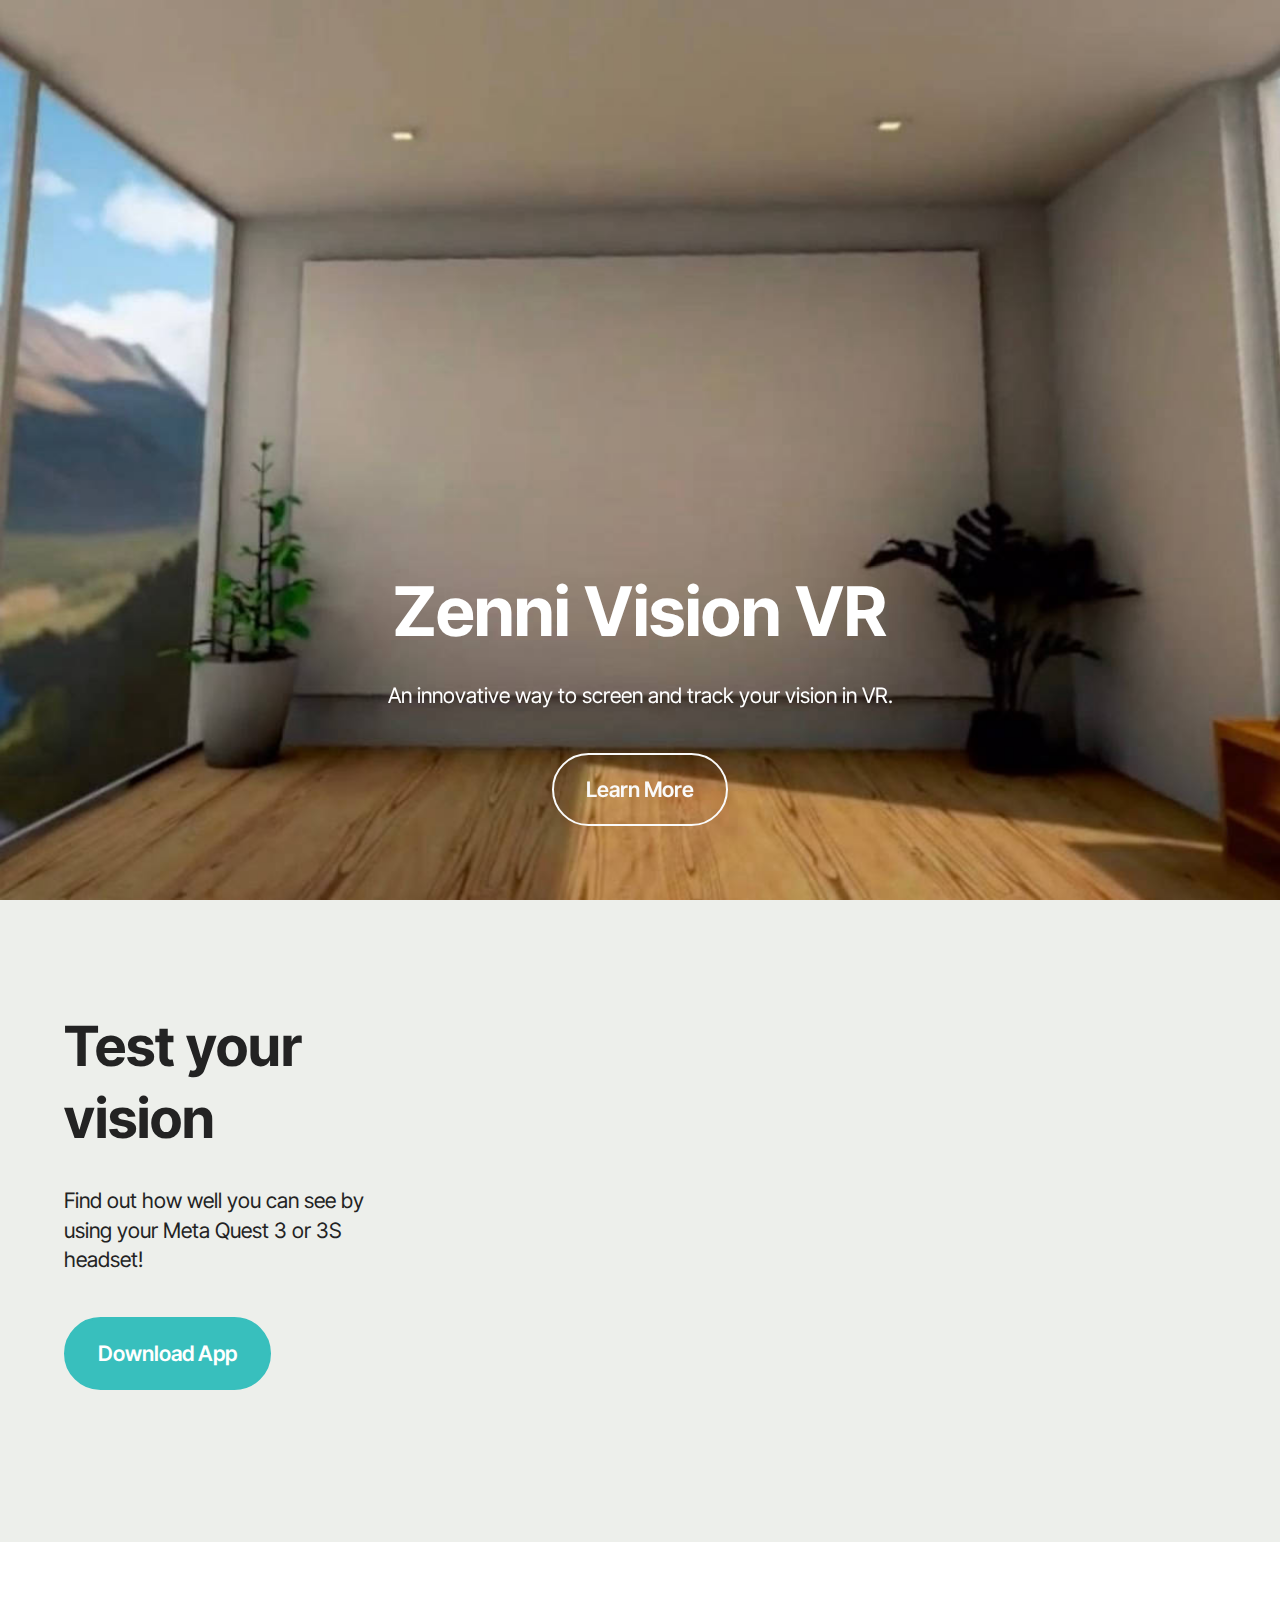
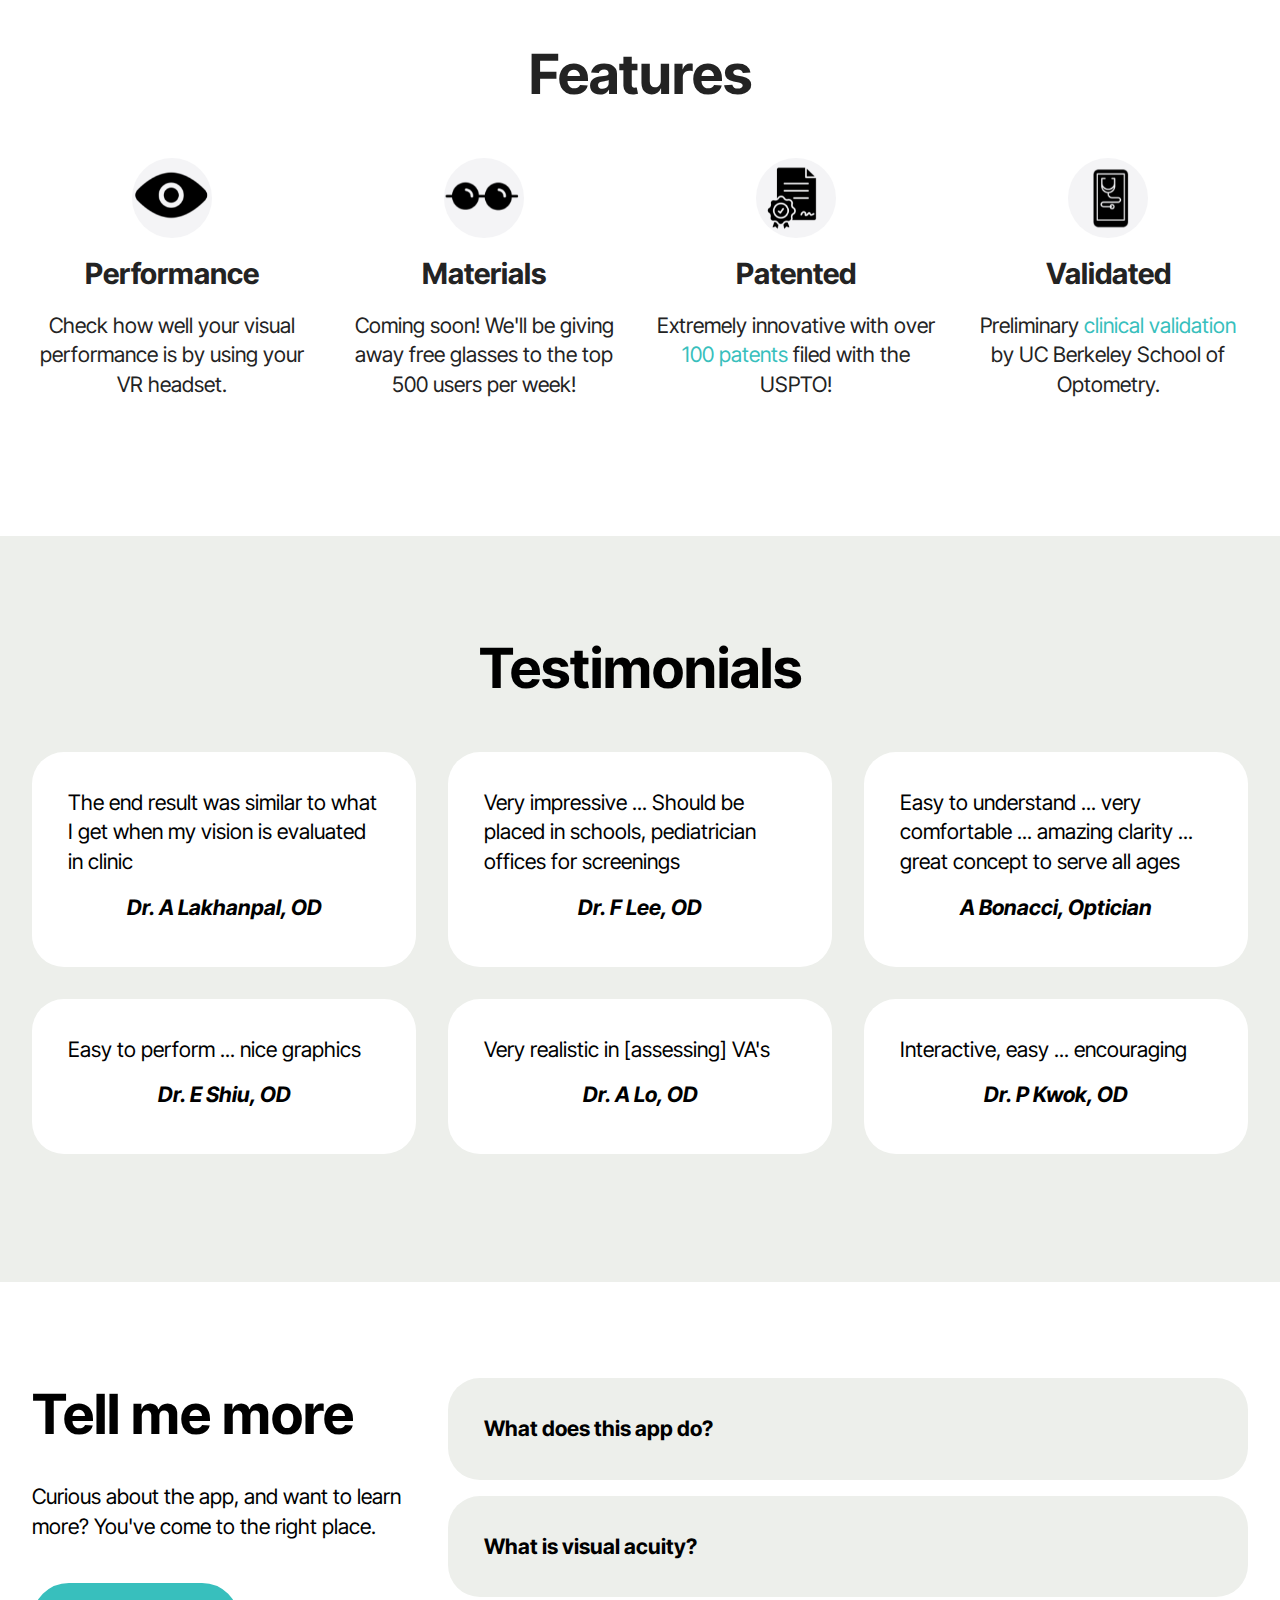
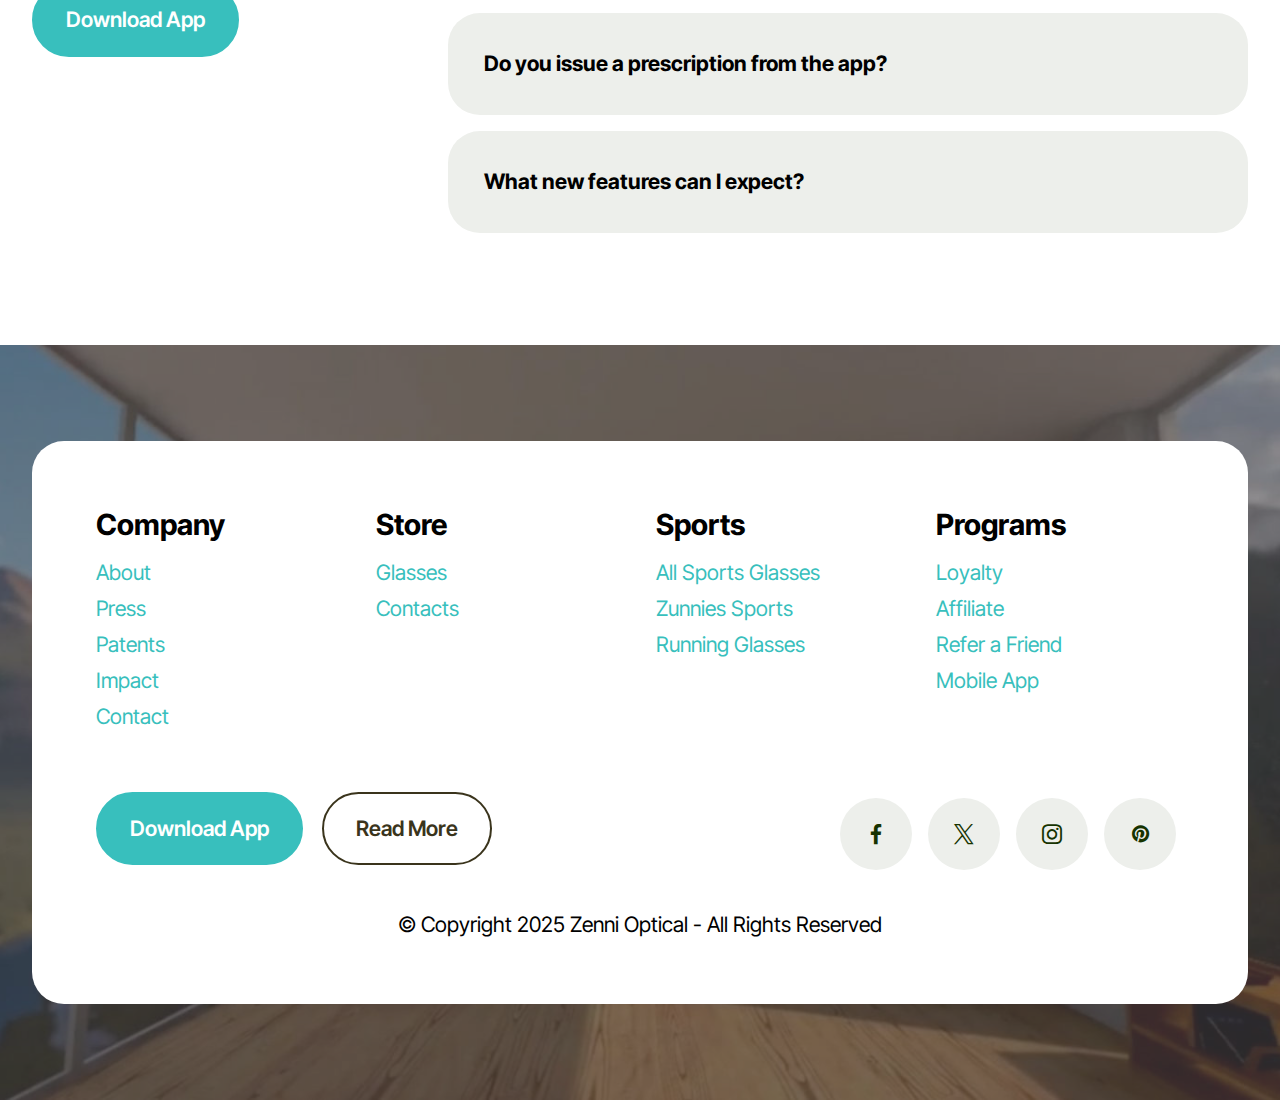
<file: index.html>
<!DOCTYPE html>
<html  >
<head>
  <!-- Site made with Mobirise Website Builder v5.9.24, https://mobirise.com -->
  <meta charset="UTF-8">
  <meta http-equiv="X-UA-Compatible" content="IE=edge">
  <meta name="generator" content="Mobirise v5.9.24, mobirise.com">
  <meta name="viewport" content="width=device-width, initial-scale=1, minimum-scale=1">
  <link rel="shortcut icon" href="assets/images/zenni-128x128.png" type="image/x-icon">
  <meta name="description" content="Zenni Vision VR app on the Meta App Store.  The first of it's kind to allow you to screen your vision and track visual performance changes over time (all free!).">
  
  
  <title>Zenni Vision VR</title>
  <link rel="stylesheet" href="assets/FontAwesome/css/font-awesome.css">
  <link rel="stylesheet" href="assets/bootstrap/css/bootstrap.min.css">
  <link rel="stylesheet" href="assets/bootstrap/css/bootstrap-grid.min.css">
  <link rel="stylesheet" href="assets/bootstrap/css/bootstrap-reboot.min.css">
  <link rel="stylesheet" href="assets/parallax/jarallax.css">
  <link rel="stylesheet" href="assets/socicon/css/styles.css">
  <link rel="stylesheet" href="assets/theme/css/style.css">
  <link rel="preload" href="https://fonts.googleapis.com/css?family=Inter+Tight:100,200,300,400,500,600,700,800,900,100i,200i,300i,400i,500i,600i,700i,800i,900i&display=swap" as="style" onload="this.onload=null;this.rel='stylesheet'">
  <noscript><link rel="stylesheet" href="https://fonts.googleapis.com/css?family=Inter+Tight:100,200,300,400,500,600,700,800,900,100i,200i,300i,400i,500i,600i,700i,800i,900i&display=swap"></noscript>
  <link rel="preload" as="style" href="assets/mobirise/css/mbr-additional.css?v=t2IBAn"><link rel="stylesheet" href="assets/mobirise/css/mbr-additional.css?v=t2IBAn" type="text/css">

  
  
  

</head>
<body>
  
  <section data-bs-version="5.1" class="header16 cid-uy7kwJ3DWv mbr-fullscreen mbr-parallax-background" id="header17-0">
  
  
  <div class="container-fluid">
    <div class="row">
      <div class="content-wrap col-12 col-md-12">
        <h1 class="mbr-section-title mbr-fonts-style mbr-white mb-4 display-1">
          <strong><br>Zenni Vision VR</strong></h1>
        
        <p class="mbr-fonts-style mbr-text mbr-white mb-4 display-7">An innovative way to screen and track your vision in VR.</p>
        <div class="mbr-section-btn"><a class="btn btn-white-outline display-7" href="index.html#header04-1">Learn More</a></div>
      </div>
    </div>
  </div>
</section>

<section data-bs-version="5.1" class="header4 cid-uy7kFR4PHm" id="header04-1">
	

	
	

	<div class="container-fluid">
		<div class="row justify-content-center">
			<div class="col-12 col-md">
				<div class="text-wrapper">
					<h2 class="mbr-section-title mb-4 mbr-fonts-style display-2">
						<strong>Test your vision</strong></h2>
					<p class="mbr-text mb-4 mbr-fonts-style display-7">
						Find out how well you can see by using your Meta Quest 3 or 3S headset!</p>
					<div class="mbr-section-btn mb-4"><a class="btn btn-primary display-7" href="https://www.meta.com/en-gb/experiences/zenni-vision-vr/8008274209197052/?srsltid=AfmBOopZNEfZAH_V49SKNdto0dOFTeXwhP4N9LTbFRrbqey16RKNOcUN" target="_blank">Download App</a></div>
				</div>
			</div>
			<div class="mbr-figure col-12 col-md-8"><iframe class="mbr-embedded-video" src="https://www.youtube.com/embed/AqRcrpGfDOU?rel=0&amp;amp;&amp;showinfo=0&amp;autoplay=0&amp;loop=1&amp;playlist=AqRcrpGfDOU" width="1280" height="720" frameborder="0" allowfullscreen></iframe></div>
		</div>
	</div>
</section>

<section data-bs-version="5.1" class="features16 cid-uy7kJa2kx9" id="features016-2">  
  
  
  
  <div class="container">
    <div class="row justify-content-center mb-5">
      <div class="col-12 content-head">
        <h4 class="mbr-section-title mbr-fonts-style align-center mb-0 display-2">
          <strong>Features</strong>
        </h4>
        
      </div>
    </div>
    <div class="row justify-content-center">
      
      
      <div class="item features-without-image col-12 col-lg-3 active">
        <div class="item-wrapper">
          <div class="card-box">
            <div class="img-box">
              <div class="image-wrapper mb-3">
                <img src="assets/images/screenshot-2024-12-30-at-10.35.59am-160x133.png" alt="Mobirise Website Builder" data-slide-to="0" data-bs-slide-to="0">
              </div>
            </div>
            <h4 class="card-title mbr-fonts-style mb-0 display-5"><strong>Performance</strong></h4>
            <h5 class="card-text mbr-fonts-style mt-3 display-7">
              Check how well your visual performance is by using your VR headset.</h5>
            <div class="link-wrap">
              
            </div>
          </div>
        </div>
      </div><div class="item features-without-image col-12 col-lg-3">
        <div class="item-wrapper">
          <div class="card-box">
            <div class="img-box">
              <div class="image-wrapper mb-3">
                <img src="assets/images/screenshot-2024-12-30-at-10.36.31am-160x137.png" alt="Mobirise Website Builder" data-slide-to="1" data-bs-slide-to="1">
              </div>
            </div>
            <h4 class="card-title mbr-fonts-style mb-0 display-5">
              <strong>Materials</strong></h4>
            <h5 class="card-text mbr-fonts-style mt-3 display-7">
              Coming soon! We'll be giving away free glasses to the top 500 users per week!</h5>
            <div class="link-wrap">
              
            </div>
          </div>
        </div>
      </div><div class="item features-without-image col-12 col-lg-3">
        <div class="item-wrapper">
          <div class="card-box">
            <div class="img-box">
              <div class="image-wrapper mb-3">
                <img src="assets/images/screenshot-2024-12-30-at-10.36.15am-160x153.png" alt="Mobirise Website Builder" data-slide-to="2" data-bs-slide-to="2">
              </div>
            </div>
            <h4 class="card-title mbr-fonts-style mb-0 display-5">
              <strong>Patented</strong></h4>
            <h5 class="card-text mbr-fonts-style mt-3 display-7">
              Extremely innovative with&nbsp;over <a href="patents.html#content5-f" class="text-primary">100 patents</a> filed with the USPTO!</h5>
            <div class="link-wrap">
              
            </div>
          </div>
        </div>
      </div><div class="item features-without-image col-12 col-lg-3">
        <div class="item-wrapper">
          <div class="card-box">
            <div class="img-box">
              <div class="image-wrapper mb-3">
                <img src="assets/images/screenshot-2024-12-30-at-10.37.02am-160x137.png" alt="Mobirise Website Builder" data-slide-to="3" data-bs-slide-to="3">
              </div>
            </div>
            <h4 class="card-title mbr-fonts-style mb-0 display-5">
              <strong>Validated</strong></h4>
            <h5 class="card-text mbr-fonts-style mt-3 display-7">
              Preliminary <a href="https://reviewob.com/zennis-new-virtual-reality-vision-screener/" class="text-primary" target="_blank">clinical validation</a> by UC Berkeley School of Optometry.</h5>
            <div class="link-wrap">
              
            </div>
          </div>
        </div>
      </div>
    </div>
  </div>
</section>

<section data-bs-version="5.1" class="people04 cid-uy7kPIfWGK" id="people04-3">
	
	
	<div class="container">
		<div class="row mb-5 justify-content-center">
			<div class="col-12 mb-0 content-head">
				<h3 class="mbr-section-title mbr-fonts-style align-center mb-0 display-2">
					<strong>Testimonials</strong>
				</h3>
				
			</div>
		</div>
		<div class="row mbr-masonry" data-masonry="{&quot;percentPosition&quot;: true }">
			
			<div class="item features-without-image col-12 col-md-6 col-lg-4 active">
				<div class="item-wrapper">
					<div class="card-box align-left">
						<p class="card-text mbr-fonts-style display-7">
							The end result was similar to what I get when my vision is evaluated in clinic</p>
						
						<h5 class="card-title mbr-fonts-style display-7">
							<strong><em>Dr. A Lakhanpal, OD</em></strong></h5>
					</div>
				</div>
			</div>
			<div class="item features-without-image col-12 col-md-6 col-lg-4">
				<div class="item-wrapper">
					<div class="card-box align-left">
						<p class="card-text mbr-fonts-style display-7">
							Very impressive ... Should be placed in schools, pediatrician offices for screenings</p>
						
						<h5 class="card-title mbr-fonts-style display-7">
							<strong><em>Dr. F Lee, OD</em></strong></h5>
					</div>
				</div>
			</div><div class="item features-without-image col-12 col-md-6 col-lg-4">
				<div class="item-wrapper">
					<div class="card-box align-left">
						<p class="card-text mbr-fonts-style display-7">
							Easy to understand ... very comfortable ... amazing clarity ... great concept to serve all ages</p>
						
						<h5 class="card-title mbr-fonts-style display-7">
							<strong><em>A Bonacci, Optician</em></strong></h5>
					</div>
				</div>
			</div><div class="item features-without-image col-12 col-md-6 col-lg-4">
				<div class="item-wrapper">
					<div class="card-box align-left">
						<p class="card-text mbr-fonts-style display-7">
							Easy to perform ... nice graphics</p>
						
						<h5 class="card-title mbr-fonts-style display-7">
							<strong><em>Dr. E Shiu, OD</em></strong></h5>
					</div>
				</div>
			</div>
			
			<div class="item features-without-image col-12 col-md-6 col-lg-4">
				<div class="item-wrapper">
					<div class="card-box align-left">
						<p class="card-text mbr-fonts-style display-7">
							Very realistic in [assessing] VA's</p>
						
						<h5 class="card-title mbr-fonts-style display-7">
							<strong><em>Dr. A Lo, OD</em></strong></h5>
					</div>
				</div>
			</div>
			<div class="item features-without-image col-12 col-md-6 col-lg-4">
				<div class="item-wrapper">
					<div class="card-box align-left">
						<p class="card-text mbr-fonts-style display-7">
							Interactive, easy ... encouraging</p>
						
						<h5 class="card-title mbr-fonts-style display-7">
							<strong><em>Dr. P Kwok, OD</em></strong></h5>
					</div>
				</div>
			</div>
		</div>
	</div>
</section>

<section data-bs-version="5.1" class="list07 cid-uy7kUmoUDY" id="list07-4">
    
    
    <div class="container">
        <div class="row justify-content-center">
            <div class="col-lg-4">
                <div class="col-12 col-md-12">
                    <h5 class="mbr-section-title mbr-fonts-style mt-0 mb-4 display-2">
                        <strong>Tell me more</strong></h5>
                    <h6 class="mbr-section-subtitle mbr-fonts-style mt-0 mb-4 display-7">
                        Curious about the app, and want to learn more? You've come to the right place.</h6>
                    <div class="mbr-section-btn item-footer mt-3 main-button"><a href="https://www.meta.com/en-gb/experiences/zenni-vision-vr/8008274209197052/?srsltid=AfmBOopZNEfZAH_V49SKNdto0dOFTeXwhP4N9LTbFRrbqey16RKNOcUN" class="btn item-btn btn-primary display-7" target="_blank">Download App</a></div>
                </div>
            </div>

            <div class="col-lg-8">
                <div id="bootstrap-accordion_4" class="panel-group accordionStyles accordion" role="tablist" aria-multiselectable="true">
                    <div class="card">
                        <div class="card-header" role="tab" id="headingOne">
                            <a role="button" class="panel-title collapsed" data-toggle="collapse" data-bs-toggle="collapse" data-core="" href="#collapse1_4" aria-expanded="false" aria-controls="collapse1">
                                <h6 class="panel-title-edit mbr-semibold mbr-fonts-style mb-0 display-7"><strong>
                                    What does this app do?</strong></h6>
                                <span class="sign mbr-iconfont mobi-mbri-arrow-down"></span>
                            </a>
                        </div>
                        <div id="collapse1_4" class="panel-collapse noScroll collapse" role="tabpanel" aria-labelledby="headingOne" data-parent="#accordion" data-bs-parent="#bootstrap-accordion_4">
                            <div class="panel-body">
                                <p class="mbr-fonts-style panel-text display-7">
                                    The VR Vision Test for Meta Quest 3 is an innovative tool that allows users to measure their visual acuity using a virtual reality headset. Designed for convenience and accuracy, the app provides an engaging way to assess how clearly you can see and identify potential vision issues. While it’s not a replacement for a professional eye exam, it serves as a helpful screening tool to monitor your eye health and guide you toward seeking care if needed.
                                </p>
                            </div>
                        </div>

                    </div>
                    <div class="card">
                        <div class="card-header" role="tab" id="headingOne">
                            <a role="button" class="panel-title collapsed" data-toggle="collapse" data-bs-toggle="collapse" data-core="" href="#collapse2_4" aria-expanded="false" aria-controls="collapse2">
                                <h6 class="panel-title-edit mbr-semibold mbr-fonts-style mb-0 display-7"><strong>
                                    What is visual acuity?</strong></h6>
                                <span class="sign mbr-iconfont mobi-mbri-arrow-down"></span>
                            </a>
                        </div>
                        <div id="collapse2_4" class="panel-collapse noScroll collapse" role="tabpanel" aria-labelledby="headingOne" data-parent="#accordion" data-bs-parent="#bootstrap-accordion_4">
                            <div class="panel-body">
                                <p class="mbr-fonts-style panel-text display-7">
                                    Visual acuity refers to the clarity or sharpness of your vision, determining how well you can distinguish fine details at a given distance. It’s a key component of overall eye health, typically tested by reading letters or symbols of varying sizes. In the VR Vision Test, advanced visual simulations replicate traditional vision tests, giving you accurate insights into your eyesight in an immersive virtual setting.
                                </p>
                            </div>
                        </div>
                    </div>
                    <div class="card">
                        <div class="card-header" role="tab" id="headingOne">
                            <a role="button" class="panel-title collapsed" data-toggle="collapse" data-bs-toggle="collapse" data-core="" href="#collapse3_4" aria-expanded="false" aria-controls="collapse3">
                                <h6 class="panel-title-edit mbr-semibold mbr-fonts-style mb-0 display-7"><strong>
                                    Do you issue a prescription from the app?</strong></h6>
                                <span class="sign mbr-iconfont mobi-mbri-arrow-down"></span>
                            </a>
                        </div>
                        <div id="collapse3_4" class="panel-collapse noScroll collapse" role="tabpanel" aria-labelledby="headingOne" data-parent="#accordion" data-bs-parent="#bootstrap-accordion_4">
                            <div class="panel-body">
                                <p class="mbr-fonts-style panel-text display-7">
                                    No, the VR Vision Test does not issue prescriptions. The app is designed solely for vision screening and does not replace a comprehensive eye exam performed by a licensed optometrist or ophthalmologist. If the test results indicate a potential vision issue, the app encourages users to visit a local eye care professional for further evaluation and prescription lenses, if necessary.
                                </p>
                            </div>
                        </div>
                    </div>
                    <div class="card">
                        <div class="card-header" role="tab" id="headingOne">
                            <a role="button" class="panel-title collapsed" data-toggle="collapse" data-bs-toggle="collapse" data-core="" href="#collapse4_4" aria-expanded="false" aria-controls="collapse4">
                                <h6 class="panel-title-edit mbr-semibold mbr-fonts-style mb-0 display-7"><strong>
                                    What new features can I expect?</strong></h6>
                                <span class="sign mbr-iconfont mobi-mbri-arrow-down"></span>
                            </a>
                        </div>
                        <div id="collapse4_4" class="panel-collapse noScroll collapse" role="tabpanel" aria-labelledby="headingOne" data-parent="#accordion" data-bs-parent="#bootstrap-accordion_4">
                            <div class="panel-body">
                                <p class="mbr-fonts-style panel-text display-7">
                                    Future updates to the VR Vision Test will expand its capabilities beyond visual acuity. Planned features include tests for visual fields to check peripheral vision, color vision assessments to identify potential color deficiencies, and vision therapy exercises to improve visual skills. These additions aim to make the app a more comprehensive tool for understanding and improving your eye health.
                                </p>
                            </div>
                        </div>
                    </div>
                    
                    
                </div>
            </div>
        </div>
    </div>
</section>

<section data-bs-version="5.1" class="footer1 cid-uyQAxGd3QC" once="footers" id="footer01-m">
	

	
	<div class="mbr-overlay" style="opacity: 0.6; background-color: rgb(71, 69, 71);"></div>
	<div class="container">
		<div class="row mbr-white">
			<div class="col-12 col-md-6 col-lg-3">
				<h5 class="mbr-section-subtitle mbr-fonts-style mb-2 display-5">
					<strong>Company</strong>
				</h5>
				<ul class="list mbr-fonts-style display-7">
					<li class="mbr-text item-wrap"><a href="https://www.zennioptical.com/about-us" class="text-primary" target="_blank">About</a></li>
					<li class="mbr-text item-wrap"><a href="https://www.zennioptical.com/blog/press/" class="text-primary" target="_blank">Press</a></li><li class="mbr-text item-wrap"><a href="patents.html#content5-f" class="text-primary">Patents</a></li>
					<li class="mbr-text item-wrap"><a href="https://www.zennioptical.com/blog/impact/" class="text-primary" target="_blank">Impact</a></li>
					<li class="mbr-text item-wrap"><a href="https://www.zennioptical.com/help" class="text-primary" target="_blank">Contact</a></li>
				</ul>
			</div>
			<div class="col-12 col-md-6 col-lg-3">
				<h5 class="mbr-section-subtitle mbr-fonts-style mb-2 display-5">
					<strong>Store</strong></h5>
				<ul class="list mbr-fonts-style display-7">
					<li class="mbr-text item-wrap"><a href="https://www.zennioptical.com/b/all-glasses" class="text-primary" target="_blank">Glasses</a></li>
					<li class="mbr-text item-wrap"><a href="https://www.zennioptical.com/b/contact-lenses" class="text-primary" target="_blank">Contacts</a></li>
					<li class="mbr-text item-wrap"><br></li>
					<li class="mbr-text item-wrap"><br></li>
					<li class="mbr-text item-wrap"><br></li>
				</ul>
			</div>
			<div class="col-12 col-md-6 col-lg-3">
				<h5 class="mbr-section-subtitle mbr-fonts-style mb-2 display-5">
					<strong>Sports</strong></h5>
				<ul class="list mbr-fonts-style display-7">
					<li class="mbr-text item-wrap"><a href="https://www.zennioptical.com/b/sports-glasses" class="text-primary" target="_blank">All Sports Glasses</a></li><a href="https://www.zennioptical.com/b/sports-glasses" class="text-primary" target="_blank">
					</a><li class="mbr-text item-wrap"><a href="https://www.zennioptical.com/b/sports-glasses/zunnies" class="text-primary" target="_blank">Zunnies Sports</a></li><a href="https://www.zennioptical.com/b/sports-glasses/zunnies" class="text-primary" target="_blank">
					</a><li class="mbr-text item-wrap"><a href="https://www.zennioptical.com/b/sports-glasses/running" class="text-primary" target="_blank">Running Glasses</a></li>
				</ul>
			</div>
			<div class="col-12 col-md-6 col-lg-3">
				<h5 class="mbr-section-subtitle mbr-fonts-style mb-2 display-5">
					<strong>Programs</strong></h5>
				<ul class="list mbr-fonts-style display-7">
					<li class="mbr-text item-wrap"><a href="https://www.zennioptical.com/zenni-loyalty-program" class="text-primary" target="_blank">Loyalty</a></li>
					<li class="mbr-text item-wrap"><a href="https://www.zennioptical.com/c/affiliate" class="text-primary" target="_blank">Affiliate</a></li>
					<li class="mbr-text item-wrap"><a href="https://www.zennioptical.com/zenni-rewards#rewards-anchor" class="text-primary" target="_blank">Refer a Friend</a></li><a href="https://www.zennioptical.com/zenni-rewards#rewards-anchor" class="text-primary" target="_blank">
					</a><li class="mbr-text item-wrap"><a href="https://www.zennioptical.com/mobile-app" class="text-primary" target="_blank">Mobile App</a></li><a href="https://www.zennioptical.com/mobile-app" class="text-primary" target="_blank">
					</a><li class="mbr-text item-wrap"><br></li>
				</ul>
			</div>
			<div class="col-12 mt-5 footer-col">
				<div class="mbr-section-btn align-left"><a class="btn btn-primary display-7" href="https://www.meta.com/en-gb/experiences/zenni-vision-vr/8008274209197052/?srsltid=AfmBOopZNEfZAH_V49SKNdto0dOFTeXwhP4N9LTbFRrbqey16RKNOcUN" target="_blank">Download App</a>
					<a class="btn btn-success-outline display-7" href="index.html#header04-1">Read More</a></div>

				<div class="social-row mt-2 display-7">
					<div class="soc-item">
						<a href="https://www.facebook.com/ZenniOptical/" target="_blank">
							<span class="mbr-iconfont socicon-facebook socicon"></span>
						</a>
					</div>
					<div class="soc-item">
						<a href="https://twitter.com/zennioptical" target="_blank">
							<span class="mbr-iconfont socicon-twitter socicon"></span>
						</a>
					</div>
					<div class="soc-item">
						<a href="https://instagram.com/zennioptical/" target="_blank">
							<span class="mbr-iconfont socicon-instagram socicon"></span>
						</a>
					</div>
					<div class="soc-item">
						<a href="https://www.pinterest.com/zennioptical/" target="_blank">
							<span class="mbr-iconfont fa-pinterest fa"></span>
						</a>
					</div>
				</div>
			</div>
			<div class="col-12 mt-4">
				<p class="mbr-text mb-0 mbr-fonts-style copyright align-center display-7">
					© Copyright 2025 Zenni Optical - All Rights Reserved
				</p>
			</div>
		</div>
	</div>
<script src="assets/bootstrap/js/bootstrap.bundle.min.js"></script>  
<script src="assets/parallax/jarallax.js"></script>  
<script src="assets/smoothscroll/smooth-scroll.js"></script>  
<script src="assets/ytplayer/index.js"></script>  
<script src="assets/masonry/masonry.pkgd.min.js"></script>  
<script src="assets/imagesloaded/imagesloaded.pkgd.min.js"></script>  
<script src="assets/theme/js/script.js"></script>  
  

</body>
</html>
</file>
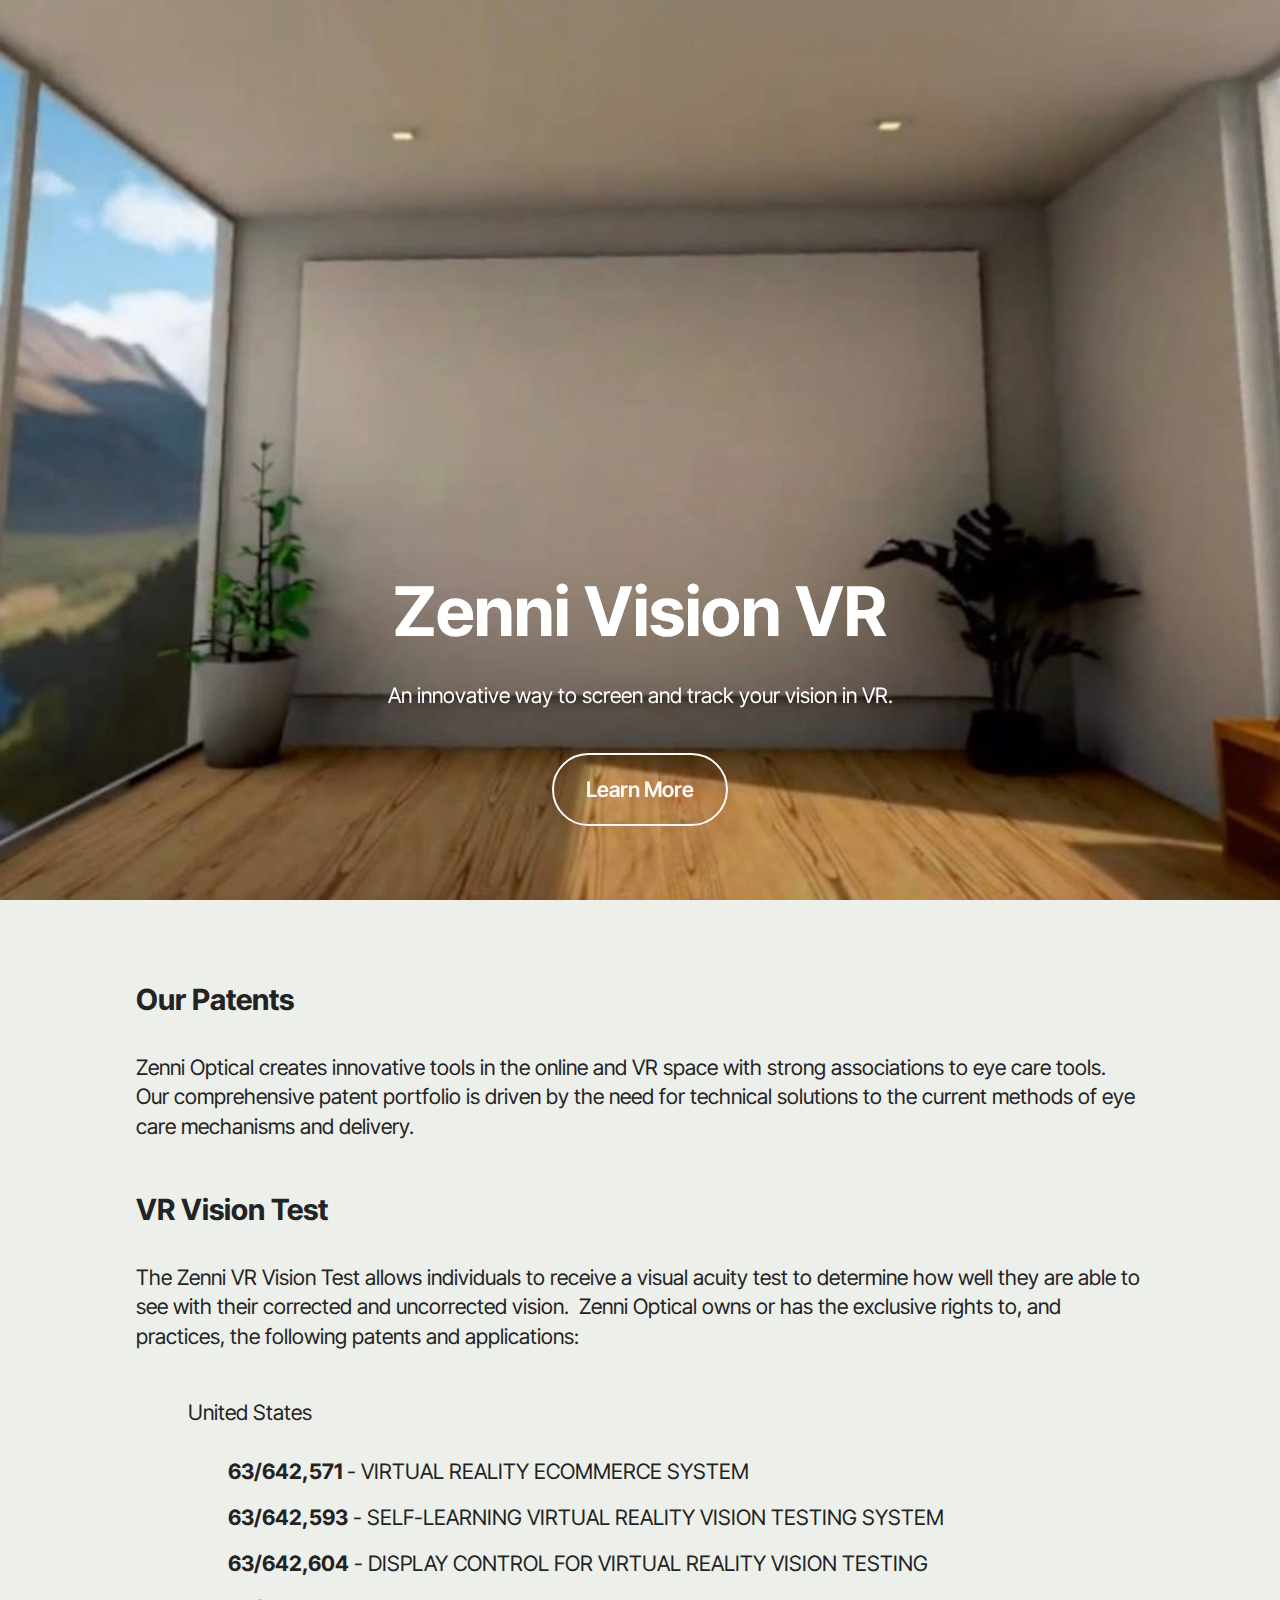
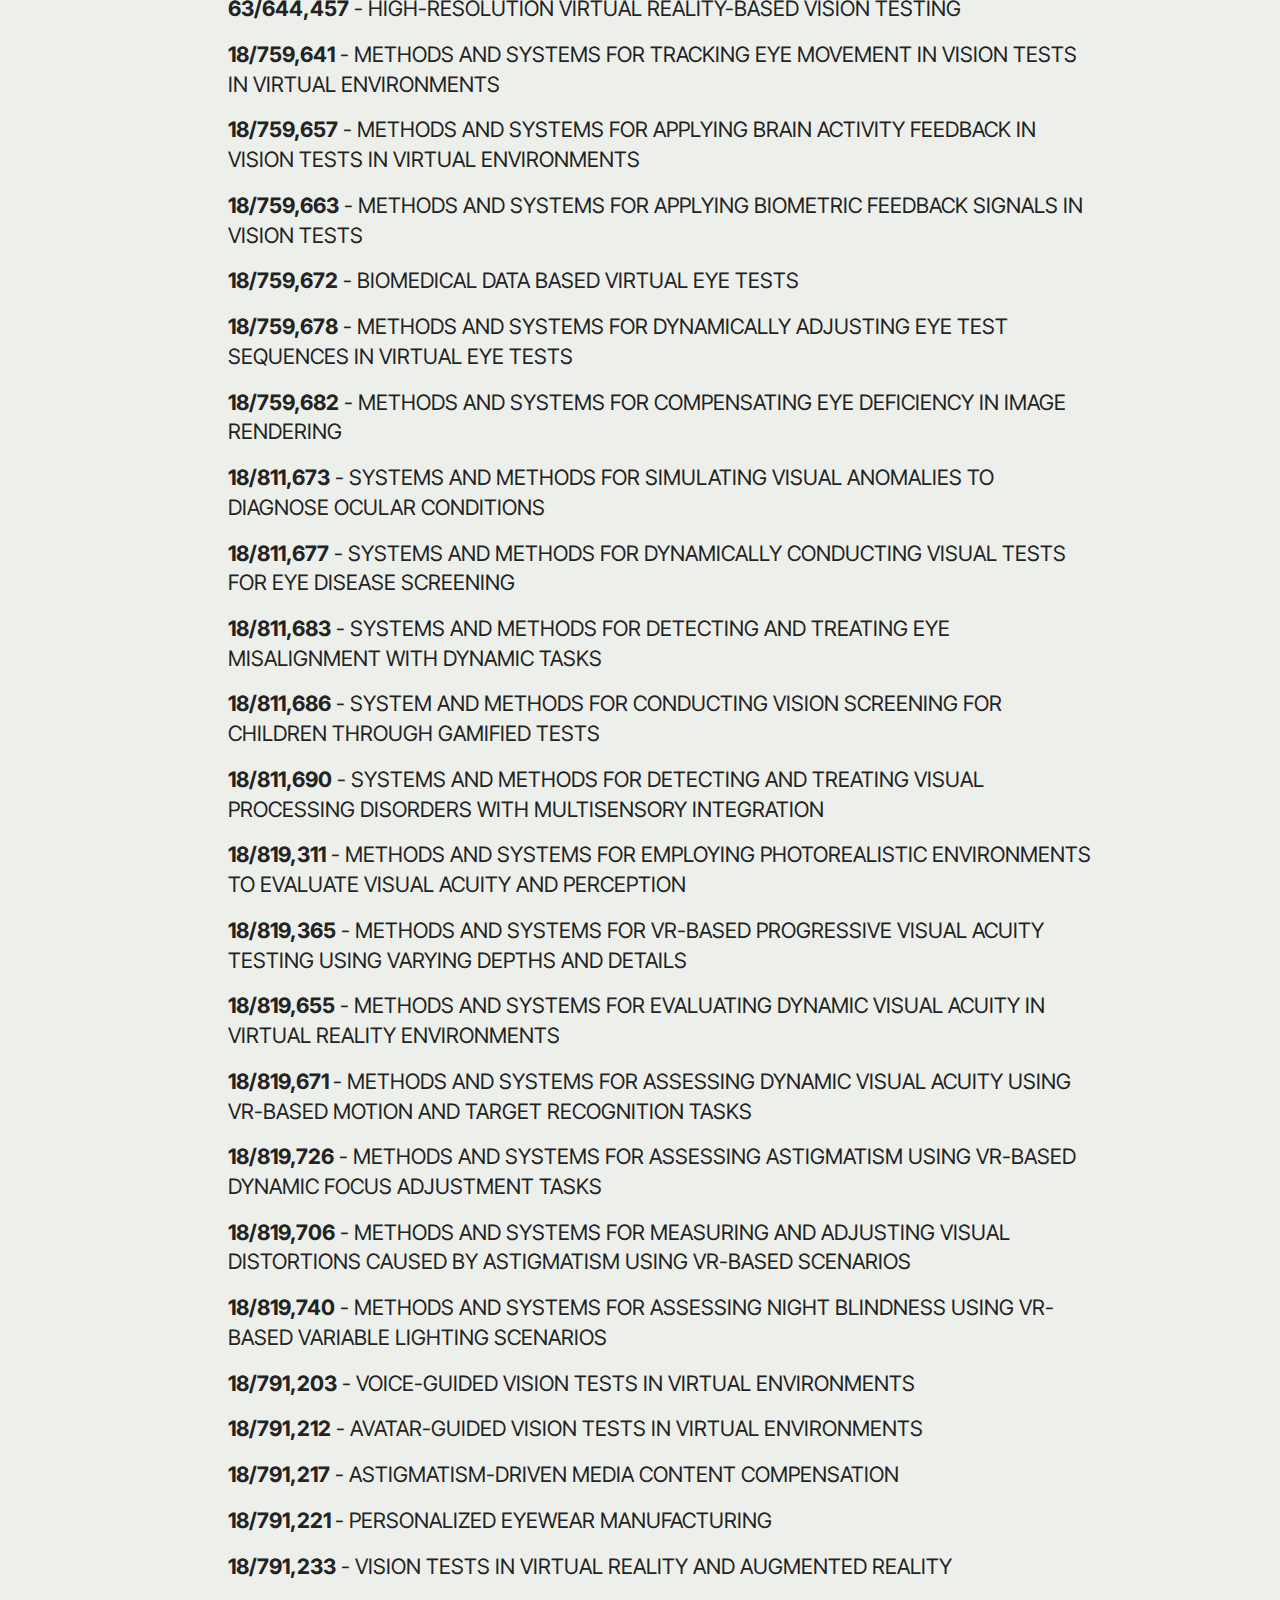
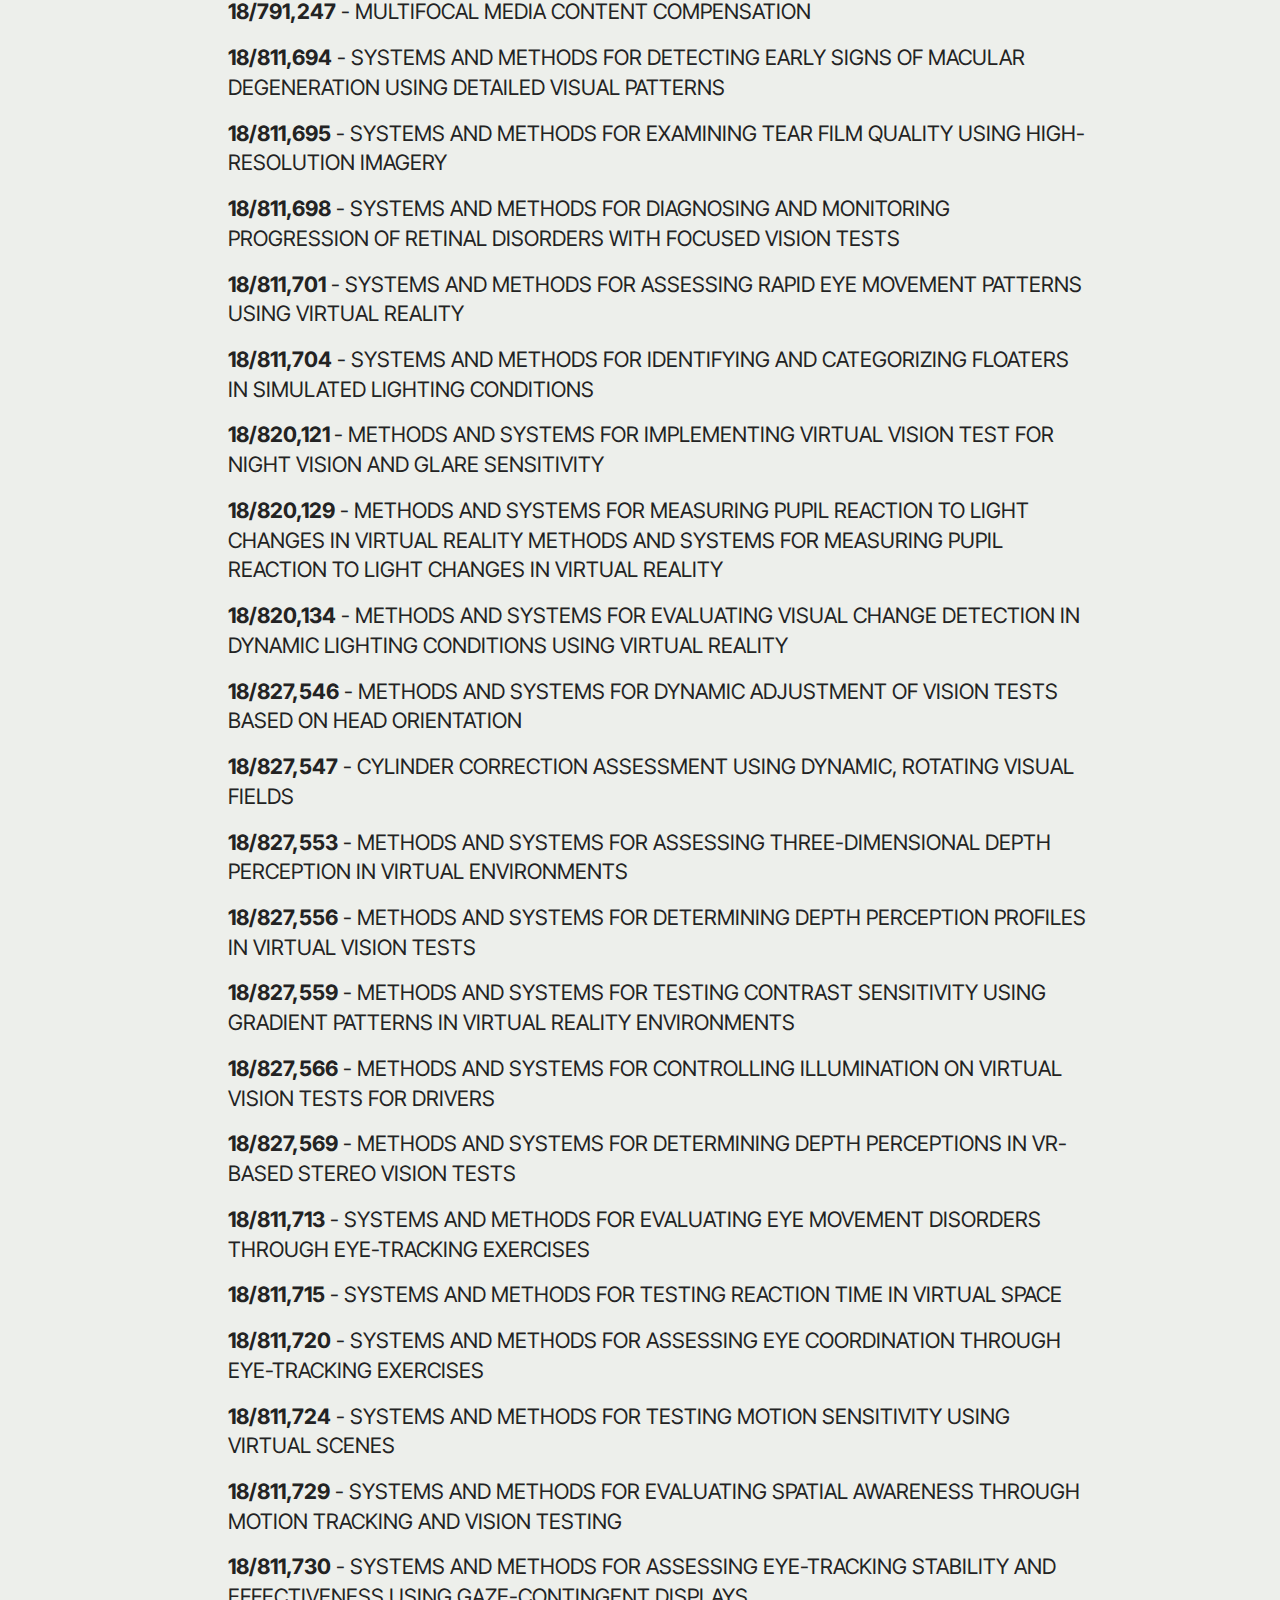
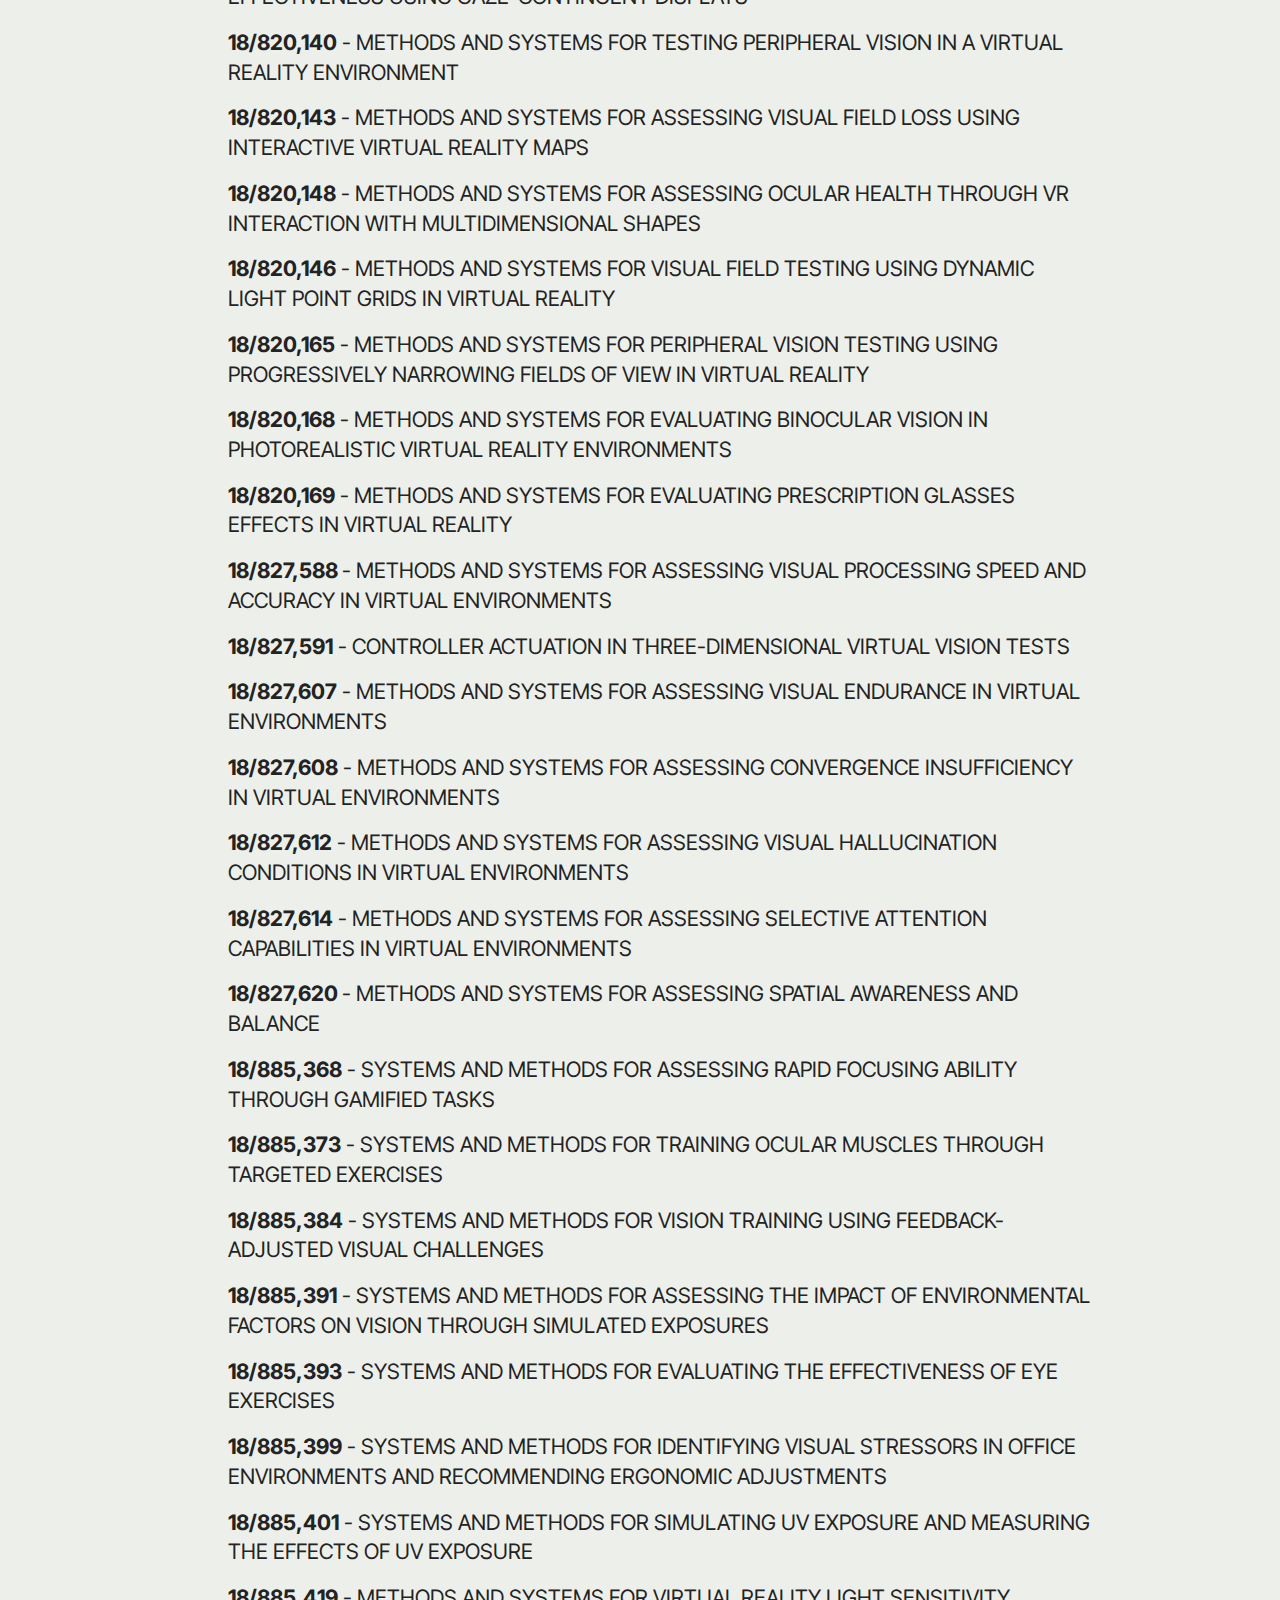
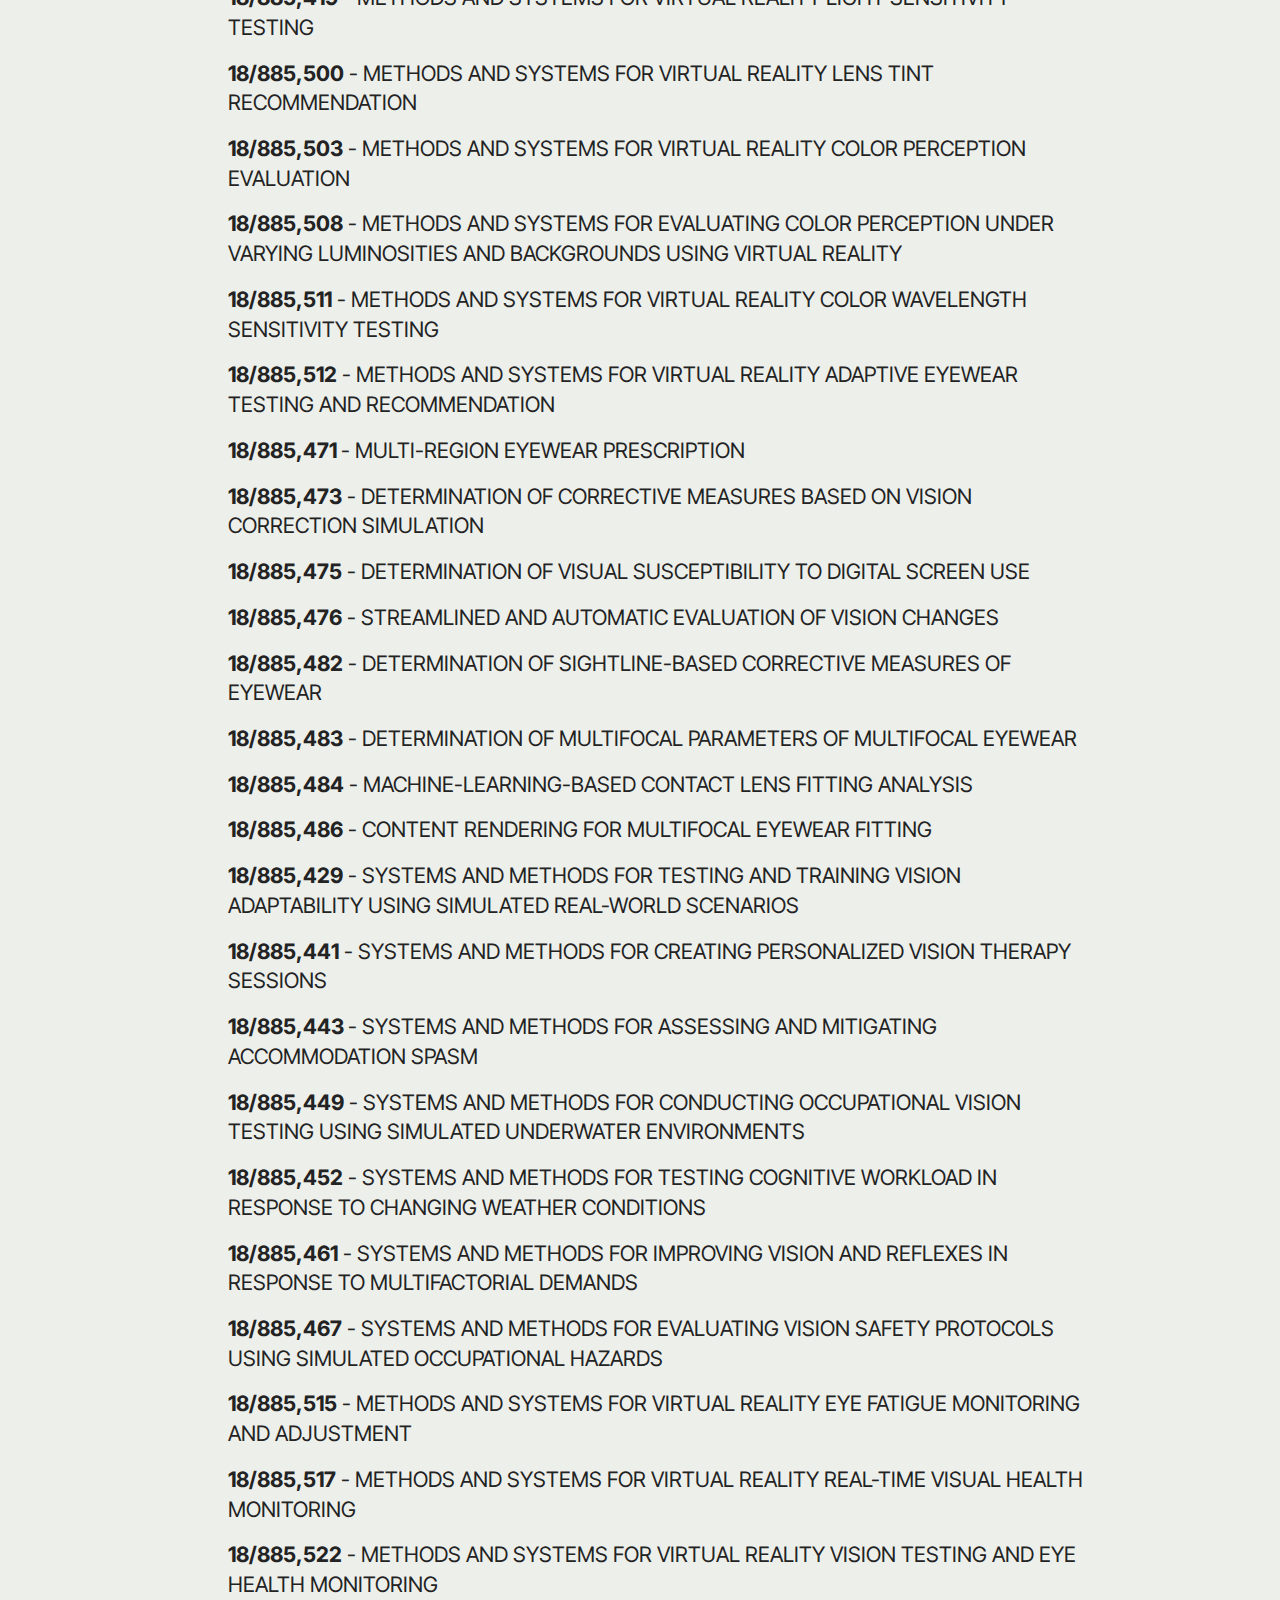
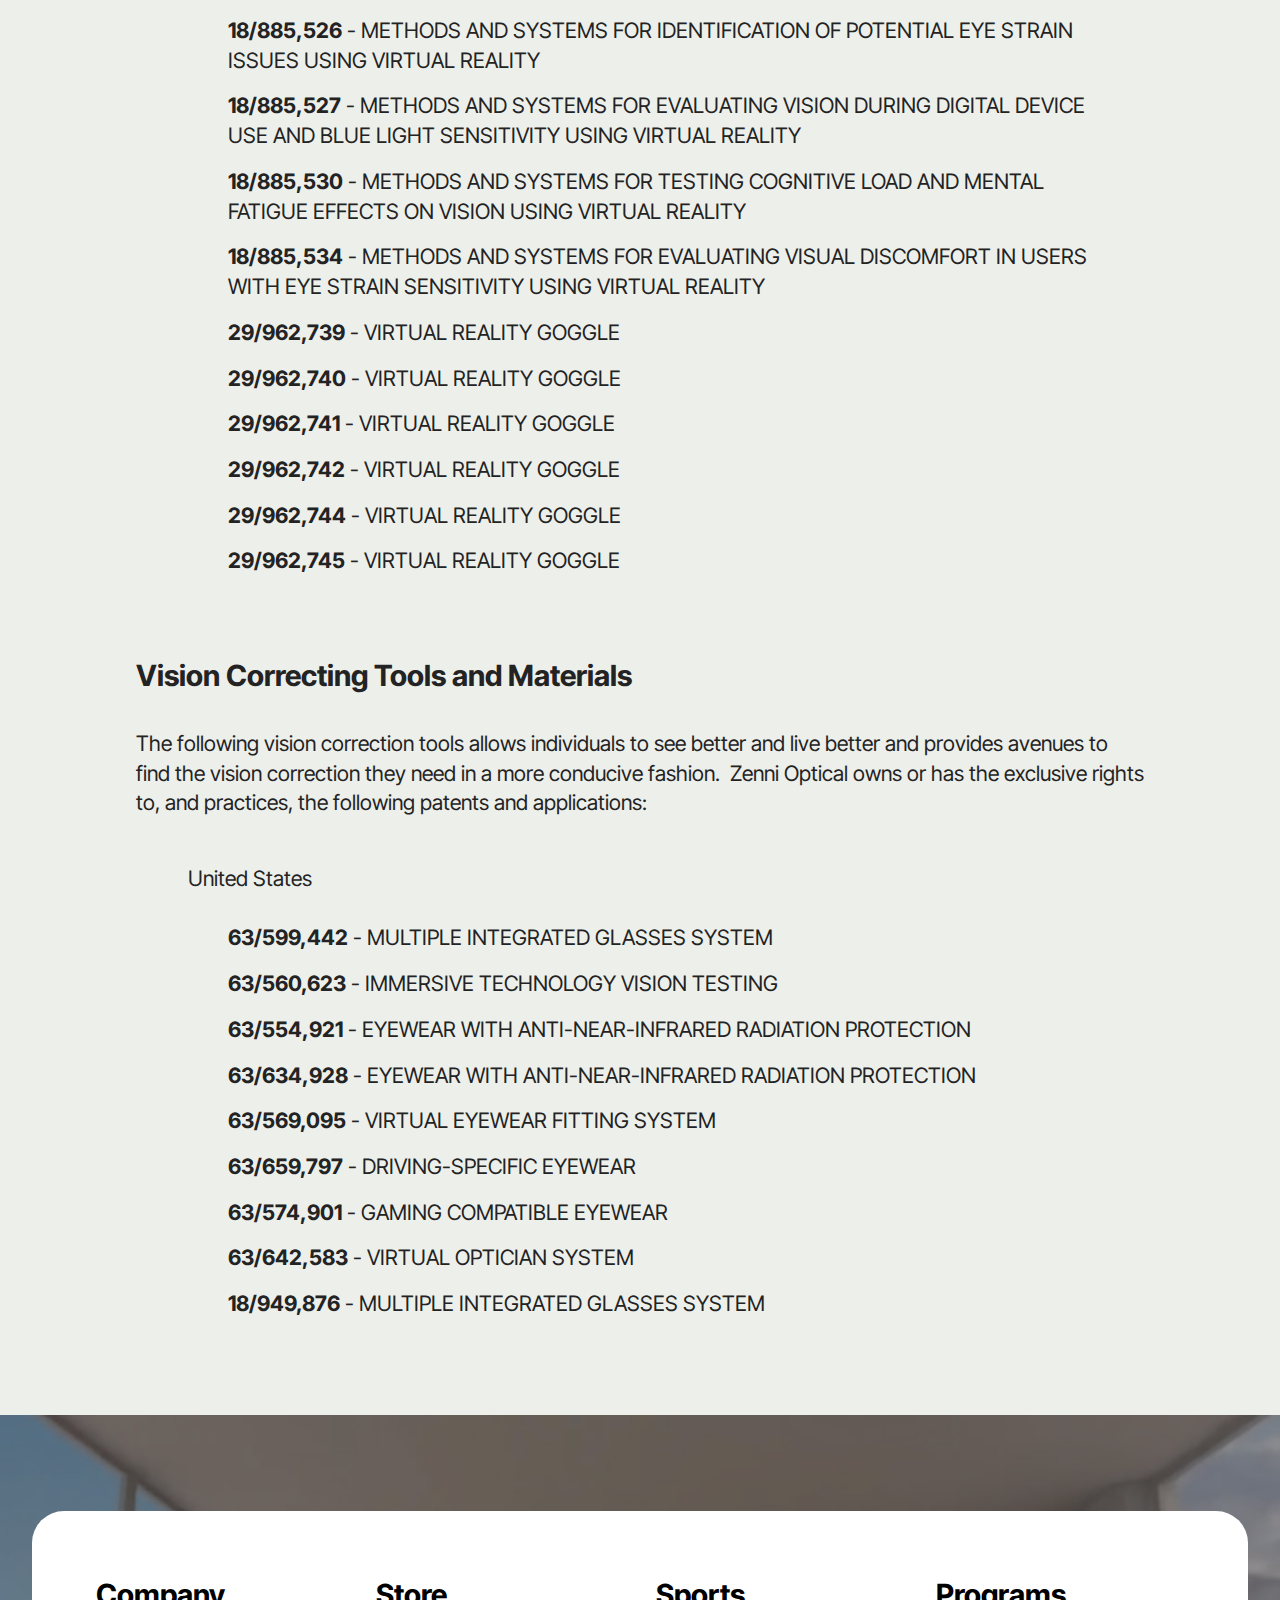
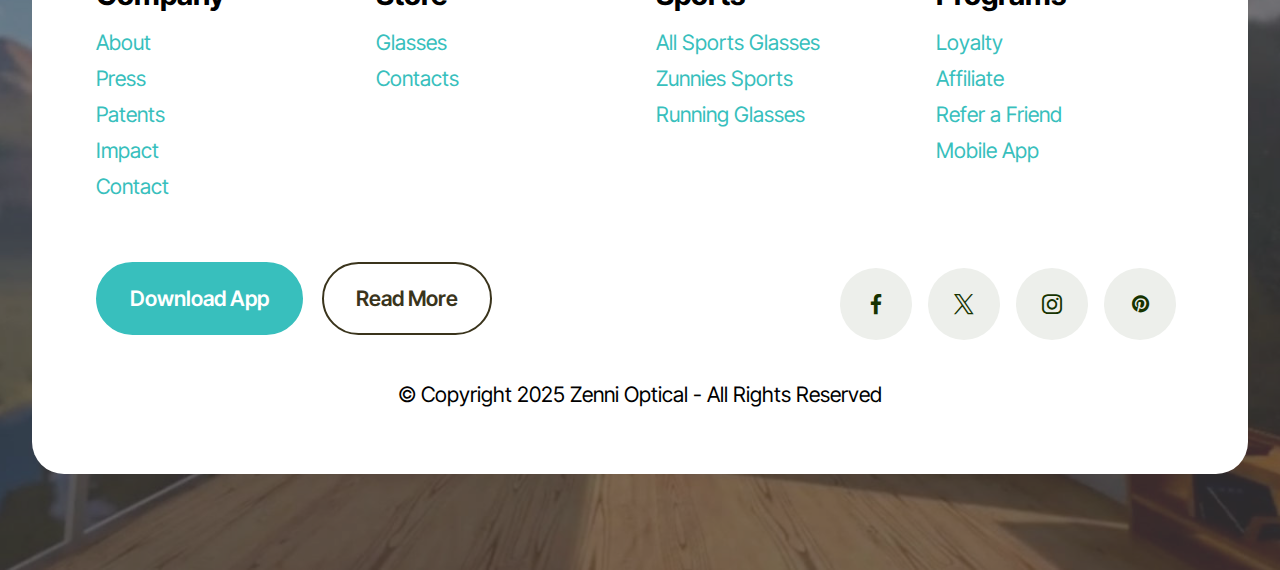
<file: patents.html>
<!DOCTYPE html>
<html  >
<head>
  <!-- Site made with Mobirise Website Builder v5.9.24, https://mobirise.com -->
  <meta charset="UTF-8">
  <meta http-equiv="X-UA-Compatible" content="IE=edge">
  <meta name="generator" content="Mobirise v5.9.24, mobirise.com">
  <meta name="viewport" content="width=device-width, initial-scale=1, minimum-scale=1">
  <link rel="shortcut icon" href="assets/images/zenni-128x128.png" type="image/x-icon">
  <meta name="description" content="List of patents filed and granted by the USPTO for Zenni Optical.">
  
  
  <title>Zenni Vision VR - Patents</title>
  <link rel="stylesheet" href="assets/FontAwesome/css/font-awesome.css">
  <link rel="stylesheet" href="assets/bootstrap/css/bootstrap.min.css">
  <link rel="stylesheet" href="assets/bootstrap/css/bootstrap-grid.min.css">
  <link rel="stylesheet" href="assets/bootstrap/css/bootstrap-reboot.min.css">
  <link rel="stylesheet" href="assets/parallax/jarallax.css">
  <link rel="stylesheet" href="assets/socicon/css/styles.css">
  <link rel="stylesheet" href="assets/theme/css/style.css">
  <link rel="preload" href="https://fonts.googleapis.com/css?family=Inter+Tight:100,200,300,400,500,600,700,800,900,100i,200i,300i,400i,500i,600i,700i,800i,900i&display=swap" as="style" onload="this.onload=null;this.rel='stylesheet'">
  <noscript><link rel="stylesheet" href="https://fonts.googleapis.com/css?family=Inter+Tight:100,200,300,400,500,600,700,800,900,100i,200i,300i,400i,500i,600i,700i,800i,900i&display=swap"></noscript>
  <link rel="preload" as="style" href="assets/mobirise/css/mbr-additional.css?v=LOu0Ds"><link rel="stylesheet" href="assets/mobirise/css/mbr-additional.css?v=LOu0Ds" type="text/css">

  
  
  

</head>
<body>
  
  <section data-bs-version="5.1" class="header16 cid-uyb4toudiw mbr-fullscreen mbr-parallax-background" id="header17-b">
  
  
  <div class="container-fluid">
    <div class="row">
      <div class="content-wrap col-12 col-md-12">
        <h1 class="mbr-section-title mbr-fonts-style mbr-white mb-4 display-1">
          <strong><br>Zenni Vision VR</strong></h1>
        
        <p class="mbr-fonts-style mbr-text mbr-white mb-4 display-7">An innovative way to screen and track your vision in VR.</p>
        <div class="mbr-section-btn"><a class="btn btn-white-outline display-7" href="index.html#header04-1">Learn More</a></div>
      </div>
    </div>
  </div>
</section>

<section data-bs-version="5.1" class="content5 cid-uytB2R9owV" id="content5-f">
    
    <div class="container">
        <div class="row justify-content-center">
            <div class="col-md-12 col-lg-10">
                
                <h4 class="mbr-section-subtitle mbr-fonts-style mb-4 display-5"><strong>
                    Our Patents</strong></h4>
                <p class="mbr-text mbr-fonts-style display-7">
                    Zenni Optical creates innovative tools in the online and VR space with strong associations to eye care tools.&nbsp; Our comprehensive patent portfolio is driven by the need for technical solutions to the current methods of eye care mechanisms and delivery.</p>
            </div>
        </div>
    </div>
</section>

<section data-bs-version="5.1" class="content5 cid-uytBMf9f6u" id="content5-g">
    
    <div class="container">
        <div class="row justify-content-center">
            <div class="col-md-12 col-lg-10">
                
                <h4 class="mbr-section-subtitle mbr-fonts-style mb-4 display-5"><strong>
                    VR Vision Test</strong></h4>
                <p class="mbr-text mbr-fonts-style display-7">
                    The Zenni VR Vision Test allows individuals to receive a visual acuity test to determine how well they are able to see with their corrected and uncorrected vision.&nbsp; Zenni Optical owns or has the exclusive rights to, and practices, the following patents and applications:<br><br></p>
            </div>
        </div>
    </div>
</section>

<section data-bs-version="5.1" class="content8 cid-uyuNWXIB4y" id="content8-i">
    
    <div class="container">
        <div class="row justify-content-center">
            <div class="counter-container col-md-12 col-lg-9">
                
                <div class="mbr-text mbr-fonts-style display-7">
                    <div>United States</div><div><br></div><ul><li><strong>63/642,571</strong> - VIRTUAL REALITY ECOMMERCE SYSTEM</li><li><strong>63/642,593</strong> - SELF-LEARNING VIRTUAL REALITY VISION TESTING SYSTEM</li><li><strong>63/642,604</strong> - DISPLAY CONTROL FOR VIRTUAL REALITY VISION TESTING</li><li><strong>63/644,457</strong> - HIGH-RESOLUTION VIRTUAL REALITY-BASED VISION TESTING</li><li><strong>18/759,641</strong> - METHODS AND SYSTEMS FOR TRACKING EYE MOVEMENT IN VISION TESTS IN VIRTUAL ENVIRONMENTS</li><li><strong>18/759,657</strong> - METHODS AND SYSTEMS FOR APPLYING BRAIN ACTIVITY FEEDBACK IN VISION TESTS IN VIRTUAL ENVIRONMENTS</li><li><strong>18/759,663</strong> - METHODS AND SYSTEMS FOR APPLYING BIOMETRIC FEEDBACK SIGNALS IN VISION TESTS</li><li><strong>18/759,672</strong> - BIOMEDICAL DATA BASED VIRTUAL EYE TESTS</li><li><strong>18/759,678</strong> - METHODS AND SYSTEMS FOR DYNAMICALLY ADJUSTING EYE TEST SEQUENCES IN VIRTUAL EYE TESTS</li><li><strong>18/759,682</strong> - METHODS AND SYSTEMS FOR COMPENSATING EYE DEFICIENCY IN IMAGE RENDERING</li><li><strong>18/811,673</strong> - SYSTEMS AND METHODS FOR SIMULATING VISUAL ANOMALIES TO DIAGNOSE OCULAR CONDITIONS</li><li><strong>18/811,677</strong> - SYSTEMS AND METHODS FOR DYNAMICALLY CONDUCTING VISUAL TESTS FOR EYE DISEASE SCREENING</li><li><strong>18/811,683</strong> - SYSTEMS AND METHODS FOR DETECTING AND TREATING EYE MISALIGNMENT WITH DYNAMIC TASKS</li><li><strong>18/811,686</strong> - SYSTEM AND METHODS FOR CONDUCTING VISION SCREENING FOR CHILDREN THROUGH GAMIFIED TESTS</li><li><strong>18/811,690</strong> - SYSTEMS AND METHODS FOR DETECTING AND TREATING VISUAL PROCESSING DISORDERS WITH MULTISENSORY INTEGRATION</li><li><strong>18/819,311</strong> - METHODS AND SYSTEMS FOR EMPLOYING PHOTOREALISTIC ENVIRONMENTS TO EVALUATE VISUAL ACUITY AND PERCEPTION</li><li><strong>18/819,365</strong> - METHODS AND SYSTEMS FOR VR-BASED PROGRESSIVE VISUAL ACUITY TESTING USING VARYING DEPTHS AND DETAILS</li><li><strong>18/819,655</strong> - METHODS AND SYSTEMS FOR EVALUATING DYNAMIC VISUAL ACUITY IN VIRTUAL REALITY ENVIRONMENTS</li><li><strong>18/819,671 </strong>- METHODS AND SYSTEMS FOR ASSESSING DYNAMIC VISUAL ACUITY USING VR-BASED MOTION AND TARGET RECOGNITION TASKS</li><li><strong>18/819,726</strong> - METHODS AND SYSTEMS FOR ASSESSING ASTIGMATISM USING VR-BASED DYNAMIC FOCUS ADJUSTMENT TASKS</li><li><strong>18/819,706</strong> - METHODS AND SYSTEMS FOR MEASURING AND ADJUSTING VISUAL DISTORTIONS CAUSED BY ASTIGMATISM USING VR-BASED SCENARIOS</li><li><strong>18/819,740</strong> - METHODS AND SYSTEMS FOR ASSESSING NIGHT BLINDNESS USING VR-BASED VARIABLE LIGHTING SCENARIOS</li><li><strong>18/791,203</strong> - VOICE-GUIDED VISION TESTS IN VIRTUAL ENVIRONMENTS</li><li><strong>18/791,212</strong> - AVATAR-GUIDED VISION TESTS IN VIRTUAL ENVIRONMENTS</li><li><strong>18/791,217</strong> - ASTIGMATISM-DRIVEN MEDIA CONTENT COMPENSATION</li><li><strong>18/791,221 </strong>- PERSONALIZED EYEWEAR MANUFACTURING</li><li><strong>18/791,233</strong> - VISION TESTS IN VIRTUAL REALITY AND AUGMENTED REALITY</li><li><strong>18/791,247</strong> - MULTIFOCAL MEDIA CONTENT COMPENSATION</li><li><strong>18/811,694</strong> - SYSTEMS AND METHODS FOR DETECTING EARLY SIGNS OF MACULAR DEGENERATION USING DETAILED VISUAL PATTERNS</li><li><strong>18/811,695</strong> - SYSTEMS AND METHODS FOR EXAMINING TEAR FILM QUALITY USING HIGH-RESOLUTION IMAGERY</li><li><strong>18/811,698</strong> - SYSTEMS AND METHODS FOR DIAGNOSING AND MONITORING PROGRESSION OF RETINAL DISORDERS WITH FOCUSED VISION TESTS</li><li><strong>18/811,701</strong> - SYSTEMS AND METHODS FOR ASSESSING RAPID EYE MOVEMENT PATTERNS USING VIRTUAL REALITY</li><li><strong>18/811,704</strong> - SYSTEMS AND METHODS FOR IDENTIFYING AND CATEGORIZING FLOATERS IN SIMULATED LIGHTING CONDITIONS</li><li><strong>18/820,121 </strong>- METHODS AND SYSTEMS FOR IMPLEMENTING VIRTUAL VISION TEST FOR NIGHT VISION AND GLARE SENSITIVITY</li><li><strong>18/820,129</strong> - METHODS AND SYSTEMS FOR MEASURING PUPIL REACTION TO LIGHT CHANGES IN VIRTUAL REALITY METHODS AND SYSTEMS FOR MEASURING PUPIL REACTION TO LIGHT CHANGES IN VIRTUAL REALITY</li><li><strong>18/820,134</strong> - METHODS AND SYSTEMS FOR EVALUATING VISUAL CHANGE DETECTION IN DYNAMIC LIGHTING CONDITIONS USING VIRTUAL REALITY</li><li><strong>18/827,546</strong> - METHODS AND SYSTEMS FOR DYNAMIC ADJUSTMENT OF VISION TESTS BASED ON HEAD ORIENTATION</li><li><strong>18/827,547</strong> - CYLINDER CORRECTION ASSESSMENT USING DYNAMIC, ROTATING VISUAL FIELDS</li><li><strong>18/827,553</strong> - METHODS AND SYSTEMS FOR ASSESSING THREE-DIMENSIONAL DEPTH PERCEPTION IN VIRTUAL ENVIRONMENTS</li><li><strong>18/827,556</strong> - METHODS AND SYSTEMS FOR DETERMINING DEPTH PERCEPTION PROFILES IN VIRTUAL VISION TESTS</li><li><strong>18/827,559</strong> - METHODS AND SYSTEMS FOR TESTING CONTRAST SENSITIVITY USING GRADIENT PATTERNS IN VIRTUAL REALITY ENVIRONMENTS</li><li><strong>18/827,566</strong> - METHODS AND SYSTEMS FOR CONTROLLING ILLUMINATION ON VIRTUAL VISION TESTS FOR DRIVERS</li><li><strong>18/827,569</strong> - METHODS AND SYSTEMS FOR DETERMINING DEPTH PERCEPTIONS IN VR-BASED STEREO VISION TESTS</li><li><strong>18/811,713</strong> - SYSTEMS AND METHODS FOR EVALUATING EYE MOVEMENT DISORDERS THROUGH EYE-TRACKING EXERCISES</li><li><strong>18/811,715</strong> - SYSTEMS AND METHODS FOR TESTING REACTION TIME IN VIRTUAL SPACE</li><li><strong>18/811,720</strong> - SYSTEMS AND METHODS FOR ASSESSING EYE COORDINATION THROUGH EYE-TRACKING EXERCISES</li><li><strong>18/811,724</strong> - SYSTEMS AND METHODS FOR TESTING MOTION SENSITIVITY USING VIRTUAL SCENES</li><li><strong>18/811,729</strong> - SYSTEMS AND METHODS FOR EVALUATING SPATIAL AWARENESS THROUGH MOTION TRACKING AND VISION TESTING</li><li><strong>18/811,730</strong> - SYSTEMS AND METHODS FOR ASSESSING EYE-TRACKING STABILITY AND EFFECTIVENESS USING GAZE-CONTINGENT DISPLAYS</li><li><strong>18/820,140</strong> - METHODS AND SYSTEMS FOR TESTING PERIPHERAL VISION IN A VIRTUAL REALITY ENVIRONMENT</li><li><strong>18/820,143</strong> - METHODS AND SYSTEMS FOR ASSESSING VISUAL FIELD LOSS USING INTERACTIVE VIRTUAL REALITY MAPS</li><li><strong>18/820,148</strong> - METHODS AND SYSTEMS FOR ASSESSING OCULAR HEALTH THROUGH VR INTERACTION WITH MULTIDIMENSIONAL SHAPES</li><li><strong>18/820,146</strong> - METHODS AND SYSTEMS FOR VISUAL FIELD TESTING USING DYNAMIC LIGHT POINT GRIDS IN VIRTUAL REALITY</li><li><strong>18/820,165</strong> - METHODS AND SYSTEMS FOR PERIPHERAL VISION TESTING USING PROGRESSIVELY NARROWING FIELDS OF VIEW IN VIRTUAL REALITY</li><li><strong>18/820,168</strong> - METHODS AND SYSTEMS FOR EVALUATING BINOCULAR VISION IN PHOTOREALISTIC VIRTUAL REALITY ENVIRONMENTS</li><li><strong>18/820,169</strong> - METHODS AND SYSTEMS FOR EVALUATING PRESCRIPTION GLASSES EFFECTS IN VIRTUAL REALITY</li><li><strong>18/827,588 </strong>- METHODS AND SYSTEMS FOR ASSESSING VISUAL PROCESSING SPEED AND ACCURACY IN VIRTUAL ENVIRONMENTS</li><li><strong>18/827,591</strong> - CONTROLLER ACTUATION IN THREE-DIMENSIONAL VIRTUAL VISION TESTS</li><li><strong>18/827,607</strong> - METHODS AND SYSTEMS FOR ASSESSING VISUAL ENDURANCE IN VIRTUAL ENVIRONMENTS</li><li><strong>18/827,608</strong> - METHODS AND SYSTEMS FOR ASSESSING CONVERGENCE INSUFFICIENCY IN VIRTUAL ENVIRONMENTS</li><li><strong>18/827,612</strong> - METHODS AND SYSTEMS FOR ASSESSING VISUAL HALLUCINATION CONDITIONS IN VIRTUAL ENVIRONMENTS</li><li><strong>18/827,614</strong> - METHODS AND SYSTEMS FOR ASSESSING SELECTIVE ATTENTION CAPABILITIES IN VIRTUAL ENVIRONMENTS</li><li><strong>18/827,620 </strong>- METHODS AND SYSTEMS FOR ASSESSING SPATIAL AWARENESS AND BALANCE</li><li><strong>18/885,368</strong> - SYSTEMS AND METHODS FOR ASSESSING RAPID FOCUSING ABILITY THROUGH GAMIFIED TASKS</li><li><strong>18/885,373</strong> - SYSTEMS AND METHODS FOR TRAINING OCULAR MUSCLES THROUGH TARGETED EXERCISES</li><li><strong>18/885,384</strong> - SYSTEMS AND METHODS FOR VISION TRAINING USING FEEDBACK-ADJUSTED VISUAL CHALLENGES</li><li><strong>18/885,391</strong> - SYSTEMS AND METHODS FOR ASSESSING THE IMPACT OF ENVIRONMENTAL FACTORS ON VISION THROUGH SIMULATED EXPOSURES</li><li><strong>18/885,393</strong> - SYSTEMS AND METHODS FOR EVALUATING THE EFFECTIVENESS OF EYE EXERCISES</li><li><strong>18/885,399</strong> - SYSTEMS AND METHODS FOR IDENTIFYING VISUAL STRESSORS IN OFFICE ENVIRONMENTS AND RECOMMENDING ERGONOMIC ADJUSTMENTS</li><li><strong>18/885,401</strong> - SYSTEMS AND METHODS FOR SIMULATING UV EXPOSURE AND MEASURING THE EFFECTS OF UV EXPOSURE</li><li><strong>18/885,419</strong> - METHODS AND SYSTEMS FOR VIRTUAL REALITY LIGHT SENSITIVITY TESTING</li><li><strong>18/885,500</strong> - METHODS AND SYSTEMS FOR VIRTUAL REALITY LENS TINT RECOMMENDATION</li><li><strong>18/885,503</strong> - METHODS AND SYSTEMS FOR VIRTUAL REALITY COLOR PERCEPTION EVALUATION</li><li><strong>18/885,508</strong> - METHODS AND SYSTEMS FOR EVALUATING COLOR PERCEPTION UNDER VARYING LUMINOSITIES AND BACKGROUNDS USING VIRTUAL REALITY</li><li><strong>18/885,511</strong> - METHODS AND SYSTEMS FOR VIRTUAL REALITY COLOR WAVELENGTH SENSITIVITY TESTING</li><li><strong>18/885,512</strong> - METHODS AND SYSTEMS FOR VIRTUAL REALITY ADAPTIVE EYEWEAR TESTING AND RECOMMENDATION</li><li><strong>18/885,471 </strong>- MULTI-REGION EYEWEAR PRESCRIPTION</li><li><strong>18/885,473</strong> - DETERMINATION OF CORRECTIVE MEASURES BASED ON VISION CORRECTION SIMULATION</li><li><strong>18/885,475</strong> - DETERMINATION OF VISUAL SUSCEPTIBILITY TO DIGITAL SCREEN USE</li><li><strong>18/885,476</strong> - STREAMLINED AND AUTOMATIC EVALUATION OF VISION CHANGES</li><li><strong>18/885,482</strong> - DETERMINATION OF SIGHTLINE-BASED CORRECTIVE MEASURES OF EYEWEAR</li><li><strong>18/885,483</strong> - DETERMINATION OF MULTIFOCAL PARAMETERS OF MULTIFOCAL EYEWEAR</li><li><strong>18/885,484</strong> - MACHINE-LEARNING-BASED CONTACT LENS FITTING ANALYSIS</li><li><strong>18/885,486</strong> - CONTENT RENDERING FOR MULTIFOCAL EYEWEAR FITTING</li><li><strong>18/885,429</strong> - SYSTEMS AND METHODS FOR TESTING AND TRAINING VISION ADAPTABILITY USING SIMULATED REAL-WORLD SCENARIOS</li><li><strong>18/885,441</strong> - SYSTEMS AND METHODS FOR CREATING PERSONALIZED VISION THERAPY SESSIONS</li><li><strong>18/885,443 </strong>- SYSTEMS AND METHODS FOR ASSESSING AND MITIGATING ACCOMMODATION SPASM</li><li><strong>18/885,449</strong> - SYSTEMS AND METHODS FOR CONDUCTING OCCUPATIONAL VISION TESTING USING SIMULATED UNDERWATER ENVIRONMENTS</li><li><strong>18/885,452</strong> - SYSTEMS AND METHODS FOR TESTING COGNITIVE WORKLOAD IN RESPONSE TO CHANGING WEATHER CONDITIONS</li><li><strong>18/885,461</strong> - SYSTEMS AND METHODS FOR IMPROVING VISION AND REFLEXES IN RESPONSE TO MULTIFACTORIAL DEMANDS</li><li><strong>18/885,467</strong> - SYSTEMS AND METHODS FOR EVALUATING VISION SAFETY PROTOCOLS USING SIMULATED OCCUPATIONAL HAZARDS</li><li><strong>18/885,515</strong> - METHODS AND SYSTEMS FOR VIRTUAL REALITY EYE FATIGUE MONITORING AND ADJUSTMENT</li><li><strong>18/885,517</strong> - METHODS AND SYSTEMS FOR VIRTUAL REALITY REAL-TIME VISUAL HEALTH MONITORING</li><li><strong>18/885,522</strong> - METHODS AND SYSTEMS FOR VIRTUAL REALITY VISION TESTING AND EYE HEALTH MONITORING</li><li><strong>18/885,526</strong> - METHODS AND SYSTEMS FOR IDENTIFICATION OF POTENTIAL EYE STRAIN ISSUES USING VIRTUAL REALITY</li><li><strong>18/885,527</strong> - METHODS AND SYSTEMS FOR EVALUATING VISION DURING DIGITAL DEVICE USE AND BLUE LIGHT SENSITIVITY USING VIRTUAL REALITY</li><li><strong>18/885,530</strong> - METHODS AND SYSTEMS FOR TESTING COGNITIVE LOAD AND MENTAL FATIGUE EFFECTS ON VISION USING VIRTUAL REALITY</li><li><strong>18/885,534</strong> - METHODS AND SYSTEMS FOR EVALUATING VISUAL DISCOMFORT IN USERS WITH EYE STRAIN SENSITIVITY USING VIRTUAL REALITY</li><li><strong>29/962,739</strong> - VIRTUAL REALITY GOGGLE</li><li><strong>29/962,740</strong> - VIRTUAL REALITY GOGGLE</li><li><strong>29/962,741</strong> - VIRTUAL REALITY GOGGLE</li><li><strong>29/962,742</strong> - VIRTUAL REALITY GOGGLE</li><li><strong>29/962,744</strong> - VIRTUAL REALITY GOGGLE</li><li><strong>29/962,745</strong> - VIRTUAL REALITY GOGGLE</li>
                    </ul>
                </div>
            </div>
        </div>
    </div>
</section>

<section data-bs-version="5.1" class="content5 cid-uyuOFlp4az" id="content5-j">
    
    <div class="container">
        <div class="row justify-content-center">
            <div class="col-md-12 col-lg-10">
                
                <h4 class="mbr-section-subtitle mbr-fonts-style mb-4 display-5"><strong>
                    Vision Correcting Tools and Materials</strong></h4>
                <p class="mbr-text mbr-fonts-style display-7">
                    The following vision correction tools allows individuals to see better and live better and provides avenues to find the vision correction they need in a more conducive fashion.&nbsp; Zenni Optical owns or has the exclusive rights to, and practices, the following patents and applications:<br><br></p>
            </div>
        </div>
    </div>
</section>

<section data-bs-version="5.1" class="content8 cid-uytA08b4ni" id="content8-e">
    
    <div class="container">
        <div class="row justify-content-center">
            <div class="counter-container col-md-12 col-lg-9">
                
                <div class="mbr-text mbr-fonts-style display-7">
                    <div>United States</div><div><br></div><ul>
                        <li><strong>63/599,442</strong> - MULTIPLE INTEGRATED GLASSES SYSTEM</li><li><strong>63/560,623</strong> - IMMERSIVE TECHNOLOGY VISION TESTING</li><li><strong>63/554,921</strong> - EYEWEAR WITH ANTI-NEAR-INFRARED RADIATION PROTECTION</li><li><strong>63/634,928</strong> - EYEWEAR WITH ANTI-NEAR-INFRARED RADIATION PROTECTION</li><li><strong>63/569,095</strong> - VIRTUAL EYEWEAR FITTING SYSTEM</li><li><strong>63/659,797</strong> - DRIVING-SPECIFIC EYEWEAR</li><li><strong>63/574,901</strong> - GAMING COMPATIBLE EYEWEAR</li><li><strong>63/642,583</strong> - VIRTUAL OPTICIAN SYSTEM</li><li><strong>18/949,876</strong> - MULTIPLE INTEGRATED GLASSES SYSTEM</li>
                    </ul>
                </div>
            </div>
        </div>
    </div>
</section>

<section data-bs-version="5.1" class="footer1 cid-uyQAxGd3QC" once="footers" id="footer01-m">
	

	
	<div class="mbr-overlay" style="opacity: 0.6; background-color: rgb(71, 69, 71);"></div>
	<div class="container">
		<div class="row mbr-white">
			<div class="col-12 col-md-6 col-lg-3">
				<h5 class="mbr-section-subtitle mbr-fonts-style mb-2 display-5">
					<strong>Company</strong>
				</h5>
				<ul class="list mbr-fonts-style display-7">
					<li class="mbr-text item-wrap"><a href="https://www.zennioptical.com/about-us" class="text-primary" target="_blank">About</a></li>
					<li class="mbr-text item-wrap"><a href="https://www.zennioptical.com/blog/press/" class="text-primary" target="_blank">Press</a></li><li class="mbr-text item-wrap"><a href="patents.html#content5-f" class="text-primary">Patents</a></li>
					<li class="mbr-text item-wrap"><a href="https://www.zennioptical.com/blog/impact/" class="text-primary" target="_blank">Impact</a></li>
					<li class="mbr-text item-wrap"><a href="https://www.zennioptical.com/help" class="text-primary" target="_blank">Contact</a></li>
				</ul>
			</div>
			<div class="col-12 col-md-6 col-lg-3">
				<h5 class="mbr-section-subtitle mbr-fonts-style mb-2 display-5">
					<strong>Store</strong></h5>
				<ul class="list mbr-fonts-style display-7">
					<li class="mbr-text item-wrap"><a href="https://www.zennioptical.com/b/all-glasses" class="text-primary" target="_blank">Glasses</a></li>
					<li class="mbr-text item-wrap"><a href="https://www.zennioptical.com/b/contact-lenses" class="text-primary" target="_blank">Contacts</a></li>
					<li class="mbr-text item-wrap"><br></li>
					<li class="mbr-text item-wrap"><br></li>
					<li class="mbr-text item-wrap"><br></li>
				</ul>
			</div>
			<div class="col-12 col-md-6 col-lg-3">
				<h5 class="mbr-section-subtitle mbr-fonts-style mb-2 display-5">
					<strong>Sports</strong></h5>
				<ul class="list mbr-fonts-style display-7">
					<li class="mbr-text item-wrap"><a href="https://www.zennioptical.com/b/sports-glasses" class="text-primary" target="_blank">All Sports Glasses</a></li><a href="https://www.zennioptical.com/b/sports-glasses" class="text-primary" target="_blank">
					</a><li class="mbr-text item-wrap"><a href="https://www.zennioptical.com/b/sports-glasses/zunnies" class="text-primary" target="_blank">Zunnies Sports</a></li><a href="https://www.zennioptical.com/b/sports-glasses/zunnies" class="text-primary" target="_blank">
					</a><li class="mbr-text item-wrap"><a href="https://www.zennioptical.com/b/sports-glasses/running" class="text-primary" target="_blank">Running Glasses</a></li>
				</ul>
			</div>
			<div class="col-12 col-md-6 col-lg-3">
				<h5 class="mbr-section-subtitle mbr-fonts-style mb-2 display-5">
					<strong>Programs</strong></h5>
				<ul class="list mbr-fonts-style display-7">
					<li class="mbr-text item-wrap"><a href="https://www.zennioptical.com/zenni-loyalty-program" class="text-primary" target="_blank">Loyalty</a></li>
					<li class="mbr-text item-wrap"><a href="https://www.zennioptical.com/c/affiliate" class="text-primary" target="_blank">Affiliate</a></li>
					<li class="mbr-text item-wrap"><a href="https://www.zennioptical.com/zenni-rewards#rewards-anchor" class="text-primary" target="_blank">Refer a Friend</a></li><a href="https://www.zennioptical.com/zenni-rewards#rewards-anchor" class="text-primary" target="_blank">
					</a><li class="mbr-text item-wrap"><a href="https://www.zennioptical.com/mobile-app" class="text-primary" target="_blank">Mobile App</a></li><a href="https://www.zennioptical.com/mobile-app" class="text-primary" target="_blank">
					</a><li class="mbr-text item-wrap"><br></li>
				</ul>
			</div>
			<div class="col-12 mt-5 footer-col">
				<div class="mbr-section-btn align-left"><a class="btn btn-primary display-7" href="https://www.meta.com/en-gb/experiences/zenni-vision-vr/8008274209197052/?srsltid=AfmBOopZNEfZAH_V49SKNdto0dOFTeXwhP4N9LTbFRrbqey16RKNOcUN" target="_blank">Download App</a>
					<a class="btn btn-success-outline display-7" href="index.html#header04-1">Read More</a></div>

				<div class="social-row mt-2 display-7">
					<div class="soc-item">
						<a href="https://www.facebook.com/ZenniOptical/" target="_blank">
							<span class="mbr-iconfont socicon-facebook socicon"></span>
						</a>
					</div>
					<div class="soc-item">
						<a href="https://twitter.com/zennioptical" target="_blank">
							<span class="mbr-iconfont socicon-twitter socicon"></span>
						</a>
					</div>
					<div class="soc-item">
						<a href="https://instagram.com/zennioptical/" target="_blank">
							<span class="mbr-iconfont socicon-instagram socicon"></span>
						</a>
					</div>
					<div class="soc-item">
						<a href="https://www.pinterest.com/zennioptical/" target="_blank">
							<span class="mbr-iconfont fa-pinterest fa"></span>
						</a>
					</div>
				</div>
			</div>
			<div class="col-12 mt-4">
				<p class="mbr-text mb-0 mbr-fonts-style copyright align-center display-7">
					© Copyright 2025 Zenni Optical - All Rights Reserved
				</p>
			</div>
		</div>
	</div>
<script src="assets/bootstrap/js/bootstrap.bundle.min.js"></script>  
<script src="assets/parallax/jarallax.js"></script>  
<script src="assets/smoothscroll/smooth-scroll.js"></script>  
<script src="assets/ytplayer/index.js"></script>  
<script src="assets/masonry/masonry.pkgd.min.js"></script>  
<script src="assets/imagesloaded/imagesloaded.pkgd.min.js"></script>  
<script src="assets/theme/js/script.js"></script>  
  

</body>
</html>
</file>
<file: assets/parallax/jarallax.css>
.jarallax {
    position: relative;
    z-index: 0;
}
.jarallax > .jarallax-img {
    position: absolute;
    object-fit: cover;
    /* support for plugin https://github.com/bfred-it/object-fit-images */
    font-family: 'object-fit: cover;';
    top: 0;
    left: 0;
    width: 100%;
    height: 100%;
    z-index: -1;
}
</file>
<file: assets/socicon/css/styles.css>
@charset "UTF-8";

@font-face {
  font-family: 'Socicon';
  src:  url('../fonts/socicon.eot');
  src:  url('../fonts/socicon.eot?#iefix') format('embedded-opentype'),
    url('../fonts/socicon.woff2') format('woff2'),
    url('../fonts/socicon.ttf') format('truetype'),
    url('../fonts/socicon.woff') format('woff'),
    url('../fonts/socicon.svg#socicon') format('svg');
  font-weight: normal;
  font-style: normal;
  font-display: swap;
}

[data-icon]:before {
  font-family: "socicon" !important;
  content: attr(data-icon);
  font-style: normal !important;
  font-weight: normal !important;
  font-variant: normal !important;
  text-transform: none !important;
  speak: none;
  line-height: 1;
  -webkit-font-smoothing: antialiased;
  -moz-osx-font-smoothing: grayscale;
}

[class^="socicon-"], [class*=" socicon-"] {
  /* use !important to prevent issues with browser extensions that change fonts */
  font-family: 'Socicon' !important;
  speak: none;
  font-style: normal;
  font-weight: normal;
  font-variant: normal;
  text-transform: none;
  line-height: 1;

  /* Better Font Rendering =========== */
  -webkit-font-smoothing: antialiased;
  -moz-osx-font-smoothing: grayscale;
}

.socicon-500px:before {
  content: "\e000";
}
.socicon-8tracks:before {
  content: "\e001";
}
.socicon-airbnb:before {
  content: "\e002";
}
.socicon-alliance:before {
  content: "\e003";
}
.socicon-amazon:before {
  content: "\e004";
}
.socicon-amplement:before {
  content: "\e005";
}
.socicon-android:before {
  content: "\e006";
}
.socicon-angellist:before {
  content: "\e007";
}
.socicon-apple:before {
  content: "\e008";
}
.socicon-appnet:before {
  content: "\e009";
}
.socicon-baidu:before {
  content: "\e00a";
}
.socicon-bandcamp:before {
  content: "\e00b";
}
.socicon-battlenet:before {
  content: "\e00c";
}
.socicon-mixer:before {
  content: "\e00d";
}
.socicon-bebee:before {
  content: "\e00e";
}
.socicon-bebo:before {
  content: "\e00f";
}
.socicon-behance:before {
  content: "\e010";
}
.socicon-blizzard:before {
  content: "\e011";
}
.socicon-blogger:before {
  content: "\e012";
}
.socicon-buffer:before {
  content: "\e013";
}
.socicon-chrome:before {
  content: "\e014";
}
.socicon-coderwall:before {
  content: "\e015";
}
.socicon-curse:before {
  content: "\e016";
}
.socicon-dailymotion:before {
  content: "\e017";
}
.socicon-deezer:before {
  content: "\e018";
}
.socicon-delicious:before {
  content: "\e019";
}
.socicon-deviantart:before {
  content: "\e01a";
}
.socicon-diablo:before {
  content: "\e01b";
}
.socicon-digg:before {
  content: "\e01c";
}
.socicon-discord:before {
  content: "\e01d";
}
.socicon-disqus:before {
  content: "\e01e";
}
.socicon-douban:before {
  content: "\e01f";
}
.socicon-draugiem:before {
  content: "\e020";
}
.socicon-dribbble:before {
  content: "\e021";
}
.socicon-drupal:before {
  content: "\e022";
}
.socicon-ebay:before {
  content: "\e023";
}
.socicon-ello:before {
  content: "\e024";
}
.socicon-endomodo:before {
  content: "\e025";
}
.socicon-envato:before {
  content: "\e026";
}
.socicon-etsy:before {
  content: "\e027";
}
.socicon-facebook:before {
  content: "\e028";
}
.socicon-feedburner:before {
  content: "\e029";
}
.socicon-filmweb:before {
  content: "\e02a";
}
.socicon-firefox:before {
  content: "\e02b";
}
.socicon-flattr:before {
  content: "\e02c";
}
.socicon-flickr:before {
  content: "\e02d";
}
.socicon-formulr:before {
  content: "\e02e";
}
.socicon-forrst:before {
  content: "\e02f";
}
.socicon-foursquare:before {
  content: "\e030";
}
.socicon-friendfeed:before {
  content: "\e031";
}
.socicon-github:before {
  content: "\e032";
}
.socicon-goodreads:before {
  content: "\e033";
}
.socicon-google:before {
  content: "\e034";
}
.socicon-googlescholar:before {
  content: "\e035";
}
.socicon-googlegroups:before {
  content: "\e036";
}
.socicon-googlephotos:before {
  content: "\e037";
}
.socicon-googleplus:before {
  content: "\e038";
}
.socicon-grooveshark:before {
  content: "\e039";
}
.socicon-hackerrank:before {
  content: "\e03a";
}
.socicon-hearthstone:before {
  content: "\e03b";
}
.socicon-hellocoton:before {
  content: "\e03c";
}
.socicon-heroes:before {
  content: "\e03d";
}
.socicon-smashcast:before {
  content: "\e03e";
}
.socicon-horde:before {
  content: "\e03f";
}
.socicon-houzz:before {
  content: "\e040";
}
.socicon-icq:before {
  content: "\e041";
}
.socicon-identica:before {
  content: "\e042";
}
.socicon-imdb:before {
  content: "\e043";
}
.socicon-instagram:before {
  content: "\e044";
}
.socicon-issuu:before {
  content: "\e045";
}
.socicon-istock:before {
  content: "\e046";
}
.socicon-itunes:before {
  content: "\e047";
}
.socicon-keybase:before {
  content: "\e048";
}
.socicon-lanyrd:before {
  content: "\e049";
}
.socicon-lastfm:before {
  content: "\e04a";
}
.socicon-line:before {
  content: "\e04b";
}
.socicon-linkedin:before {
  content: "\e04c";
}
.socicon-livejournal:before {
  content: "\e04d";
}
.socicon-lyft:before {
  content: "\e04e";
}
.socicon-macos:before {
  content: "\e04f";
}
.socicon-mail:before {
  content: "\e050";
}
.socicon-medium:before {
  content: "\e051";
}
.socicon-meetup:before {
  content: "\e052";
}
.socicon-mixcloud:before {
  content: "\e053";
}
.socicon-modelmayhem:before {
  content: "\e054";
}
.socicon-mumble:before {
  content: "\e055";
}
.socicon-myspace:before {
  content: "\e056";
}
.socicon-newsvine:before {
  content: "\e057";
}
.socicon-nintendo:before {
  content: "\e058";
}
.socicon-npm:before {
  content: "\e059";
}
.socicon-odnoklassniki:before {
  content: "\e05a";
}
.socicon-openid:before {
  content: "\e05b";
}
.socicon-opera:before {
  content: "\e05c";
}
.socicon-outlook:before {
  content: "\e05d";
}
.socicon-overwatch:before {
  content: "\e05e";
}
.socicon-patreon:before {
  content: "\e05f";
}
.socicon-paypal:before {
  content: "\e060";
}
.socicon-periscope:before {
  content: "\e061";
}
.socicon-persona:before {
  content: "\e062";
}
.socicon-pinterest:before {
  content: "\e063";
}
.socicon-play:before {
  content: "\e064";
}
.socicon-player:before {
  content: "\e065";
}
.socicon-playstation:before {
  content: "\e066";
}
.socicon-pocket:before {
  content: "\e067";
}
.socicon-qq:before {
  content: "\e068";
}
.socicon-quora:before {
  content: "\e069";
}
.socicon-raidcall:before {
  content: "\e06a";
}
.socicon-ravelry:before {
  content: "\e06b";
}
.socicon-reddit:before {
  content: "\e06c";
}
.socicon-renren:before {
  content: "\e06d";
}
.socicon-researchgate:before {
  content: "\e06e";
}
.socicon-residentadvisor:before {
  content: "\e06f";
}
.socicon-reverbnation:before {
  content: "\e070";
}
.socicon-rss:before {
  content: "\e071";
}
.socicon-sharethis:before {
  content: "\e072";
}
.socicon-skype:before {
  content: "\e073";
}
.socicon-slideshare:before {
  content: "\e074";
}
.socicon-smugmug:before {
  content: "\e075";
}
.socicon-snapchat:before {
  content: "\e076";
}
.socicon-songkick:before {
  content: "\e077";
}
.socicon-soundcloud:before {
  content: "\e078";
}
.socicon-spotify:before {
  content: "\e079";
}
.socicon-stackexchange:before {
  content: "\e07a";
}
.socicon-stackoverflow:before {
  content: "\e07b";
}
.socicon-starcraft:before {
  content: "\e07c";
}
.socicon-stayfriends:before {
  content: "\e07d";
}
.socicon-steam:before {
  content: "\e07e";
}
.socicon-storehouse:before {
  content: "\e07f";
}
.socicon-strava:before {
  content: "\e080";
}
.socicon-streamjar:before {
  content: "\e081";
}
.socicon-stumbleupon:before {
  content: "\e082";
}
.socicon-swarm:before {
  content: "\e083";
}
.socicon-teamspeak:before {
  content: "\e084";
}
.socicon-teamviewer:before {
  content: "\e085";
}
.socicon-technorati:before {
  content: "\e086";
}
.socicon-telegram:before {
  content: "\e087";
}
.socicon-tripadvisor:before {
  content: "\e088";
}
.socicon-tripit:before {
  content: "\e089";
}
.socicon-triplej:before {
  content: "\e08a";
}
.socicon-tumblr:before {
  content: "\e08b";
}
.socicon-twitch:before {
  content: "\e08c";
}
.socicon-twitter:before {
  content: "\e08d";
}
.socicon-uber:before {
  content: "\e08e";
}
.socicon-ventrilo:before {
  content: "\e08f";
}
.socicon-viadeo:before {
  content: "\e090";
}
.socicon-viber:before {
  content: "\e091";
}
.socicon-viewbug:before {
  content: "\e092";
}
.socicon-vimeo:before {
  content: "\e093";
}
.socicon-vine:before {
  content: "\e094";
}
.socicon-vkontakte:before {
  content: "\e095";
}
.socicon-warcraft:before {
  content: "\e096";
}
.socicon-wechat:before {
  content: "\e097";
}
.socicon-weibo:before {
  content: "\e098";
}
.socicon-whatsapp:before {
  content: "\e099";
}
.socicon-wikipedia:before {
  content: "\e09a";
}
.socicon-windows:before {
  content: "\e09b";
}
.socicon-wordpress:before {
  content: "\e09c";
}
.socicon-wykop:before {
  content: "\e09d";
}
.socicon-xbox:before {
  content: "\e09e";
}
.socicon-xing:before {
  content: "\e09f";
}
.socicon-yahoo:before {
  content: "\e0a0";
}
.socicon-yammer:before {
  content: "\e0a1";
}
.socicon-yandex:before {
  content: "\e0a2";
}
.socicon-yelp:before {
  content: "\e0a3";
}
.socicon-younow:before {
  content: "\e0a4";
}
.socicon-youtube:before {
  content: "\e0a5";
}
.socicon-zapier:before {
  content: "\e0a6";
}
.socicon-zerply:before {
  content: "\e0a7";
}
.socicon-zomato:before {
  content: "\e0a8";
}
.socicon-zynga:before {
  content: "\e0a9";
}
.socicon-spreadshirt:before {
  content: "\e901";
}
.socicon-gamejolt:before {
  content: "\e902";
}
.socicon-trello:before {
  content: "\e903";
}
.socicon-tunein:before {
  content: "\e904";
}
.socicon-bloglovin:before {
  content: "\e905";
}
.socicon-gamewisp:before {
  content: "\e906";
}
.socicon-messenger:before {
  content: "\e907";
}
.socicon-pandora:before {
  content: "\e908";
}
.socicon-augment:before {
  content: "\e909";
}
.socicon-bitbucket:before {
  content: "\e90a";
}
.socicon-fyuse:before {
  content: "\e90b";
}
.socicon-yt-gaming:before {
  content: "\e90c";
}
.socicon-sketchfab:before {
  content: "\e90d";
}
.socicon-mobcrush:before {
  content: "\e90e";
}
.socicon-microsoft:before {
  content: "\e90f";
}
.socicon-realtor:before {
  content: "\e910";
}
.socicon-tidal:before {
  content: "\e911";
}
.socicon-qobuz:before {
  content: "\e912";
}
.socicon-natgeo:before {
  content: "\e913";
}
.socicon-mastodon:before {
  content: "\e914";
}
.socicon-unsplash:before {
  content: "\e915";
}
.socicon-homeadvisor:before {
  content: "\e916";
}
.socicon-angieslist:before {
  content: "\e917";
}
.socicon-codepen:before {
  content: "\e918";
}
.socicon-slack:before {
  content: "\e919";
}
.socicon-openaigym:before {
  content: "\e91a";
}
.socicon-logmein:before {
  content: "\e91b";
}
.socicon-fiverr:before {
  content: "\e91c";
}
.socicon-gotomeeting:before {
  content: "\e91d";
}
.socicon-aliexpress:before {
  content: "\e91e";
}
.socicon-guru:before {
  content: "\e91f";
}
.socicon-appstore:before {
  content: "\e920";
}
.socicon-homes:before {
  content: "\e921";
}
.socicon-zoom:before {
  content: "\e922";
}
.socicon-alibaba:before {
  content: "\e923";
}
.socicon-craigslist:before {
  content: "\e924";
}
.socicon-wix:before {
  content: "\e925";
}
.socicon-redfin:before {
  content: "\e926";
}
.socicon-googlecalendar:before {
  content: "\e927";
}
.socicon-shopify:before {
  content: "\e928";
}
.socicon-freelancer:before {
  content: "\e929";
}
.socicon-seedrs:before {
  content: "\e92a";
}
.socicon-bing:before {
  content: "\e92b";
}
.socicon-doodle:before {
  content: "\e92c";
}
.socicon-bonanza:before {
  content: "\e92d";
}
.socicon-squarespace:before {
  content: "\e92e";
}
.socicon-toptal:before {
  content: "\e92f";
}
.socicon-gust:before {
  content: "\e930";
}
.socicon-ask:before {
  content: "\e931";
}
.socicon-trulia:before {
  content: "\e932";
}
.socicon-loomly:before {
  content: "\e933";
}
.socicon-ghost:before {
  content: "\e934";
}
.socicon-upwork:before {
  content: "\e935";
}
.socicon-fundable:before {
  content: "\e936";
}
.socicon-booking:before {
  content: "\e937";
}
.socicon-googlemaps:before {
  content: "\e938";
}
.socicon-zillow:before {
  content: "\e939";
}
.socicon-niconico:before {
  content: "\e93a";
}
.socicon-toneden:before {
  content: "\e93b";
}
.socicon-crunchbase:before {
  content: "\e93c";
}
.socicon-homefy:before {
  content: "\e93d";
}
.socicon-calendly:before {
  content: "\e93e";
}
.socicon-livemaster:before {
  content: "\e93f";
}
.socicon-udemy:before {
  content: "\e940";
}
.socicon-codered:before {
  content: "\e941";
}
.socicon-origin:before {
  content: "\e942";
}
.socicon-nextdoor:before {
  content: "\e943";
}
.socicon-portfolio:before {
  content: "\e944";
}
.socicon-instructables:before {
  content: "\e945";
}
.socicon-gitlab:before {
  content: "\e946";
}
.socicon-hackernews:before {
  content: "\e947";
}
.socicon-smashwords:before {
  content: "\e948";
}
.socicon-kobo:before {
  content: "\e949";
}
.socicon-bookbub:before {
  content: "\e94a";
}
.socicon-mailru:before {
  content: "\e94b";
}
.socicon-moddb:before {
  content: "\e94c";
}
.socicon-indiedb:before {
  content: "\e94d";
}
.socicon-traxsource:before {
  content: "\e94e";
}
.socicon-gamefor:before {
  content: "\e94f";
}
.socicon-pixiv:before {
  content: "\e950";
}
.socicon-myanimelist:before {
  content: "\e951";
}
.socicon-blackberry:before {
  content: "\e952";
}
.socicon-wickr:before {
  content: "\e953";
}
.socicon-spip:before {
  content: "\e954";
}
.socicon-napster:before {
  content: "\e955";
}
.socicon-beatport:before {
  content: "\e956";
}
.socicon-hackerone:before {
  content: "\e957";
}
.socicon-internet:before {
  content: "\e958";
}
.socicon-ubuntu:before {
  content: "\e959";
}
.socicon-artstation:before {
  content: "\e95a";
}
.socicon-invision:before {
  content: "\e95b";
}
.socicon-torial:before {
  content: "\e95c";
}
.socicon-collectorz:before {
  content: "\e95d";
}
.socicon-seenthis:before {
  content: "\e95e";
}
.socicon-googleplaymusic:before {
  content: "\e95f";
}
.socicon-debian:before {
  content: "\e960";
}
.socicon-filmfreeway:before {
  content: "\e961";
}
.socicon-gnome:before {
  content: "\e962";
}
.socicon-itchio:before {
  content: "\e963";
}
.socicon-jamendo:before {
  content: "\e964";
}
.socicon-mix:before {
  content: "\e965";
}
.socicon-sharepoint:before {
  content: "\e966";
}
.socicon-tinder:before {
  content: "\e967";
}
.socicon-windguru:before {
  content: "\e968";
}
.socicon-cdbaby:before {
  content: "\e969";
}
.socicon-elementaryos:before {
  content: "\e96a";
}
.socicon-stage32:before {
  content: "\e96b";
}
.socicon-tiktok:before {
  content: "\e96c";
}
.socicon-gitter:before {
  content: "\e96d";
}
.socicon-letterboxd:before {
  content: "\e96e";
}
.socicon-threema:before {
  content: "\e96f";
}
.socicon-splice:before {
  content: "\e970";
}
.socicon-metapop:before {
  content: "\e971";
}
.socicon-naver:before {
  content: "\e972";
}
.socicon-remote:before {
  content: "\e973";
}
.socicon-flipboard:before {
  content: "\e974";
}
.socicon-googlehangouts:before {
  content: "\e975";
}
.socicon-dlive:before {
  content: "\e976";
}
.socicon-vsco:before {
  content: "\e977";
}
.socicon-stitcher:before {
  content: "\e978";
}
.socicon-avvo:before {
  content: "\e979";
}
.socicon-redbubble:before {
  content: "\e97a";
}
.socicon-society6:before {
  content: "\e97b";
}
.socicon-zazzle:before {
  content: "\e97c";
}
.socicon-eitaa:before {
  content: "\e97d";
}
.socicon-soroush:before {
  content: "\e97e";
}
.socicon-bale:before {
  content: "\e97f";
}
</file>
<file: assets/theme/css/style.css>
@charset "UTF-8";
section {
  background-color: #ffffff;
}

body {
  font-style: normal;
  line-height: 1.5;
  font-weight: 400;
  color: #232323;
  position: relative;
}

button {
  background-color: transparent;
  border-color: transparent;
}

.embla__button,
.carousel-control {
  background-color: #edefea !important;
  opacity: 0.8 !important;
  color: #464845 !important;
  border-color: #edefea !important;
}

.carousel .close,
.modalWindow .close {
  background-color: #edefea !important;
  color: #464845 !important;
  border-color: #edefea !important;
  opacity: 0.8 !important;
}

.carousel .close:hover,
.modalWindow .close:hover {
  opacity: 1 !important;
}

.carousel-indicators li {
  background-color: #edefea !important;
  border: 2px solid #464845 !important;
}

.carousel-indicators li:hover,
.carousel-indicators li:active {
  opacity: 0.8 !important;
}

.embla__button:hover,
.carousel-control:hover {
  background-color: #edefea !important;
  opacity: 1 !important;
}

.modalWindow-video-container {
  height: 80%;
}

section,
.container,
.container-fluid {
  position: relative;
  word-wrap: break-word;
}

a.mbr-iconfont:hover {
  text-decoration: none;
}

.article .lead p,
.article .lead ul,
.article .lead ol,
.article .lead pre,
.article .lead blockquote {
  margin-bottom: 0;
}

a {
  font-style: normal;
  font-weight: 400;
  cursor: pointer;
}
a, a:hover {
  text-decoration: none;
}

.mbr-section-title {
  font-style: normal;
  line-height: 1.3;
}

.mbr-section-subtitle {
  line-height: 1.3;
}

.mbr-text {
  font-style: normal;
  line-height: 1.7;
}

h1,
h2,
h3,
h4,
h5,
h6,
.display-1,
.display-2,
.display-4,
.display-5,
.display-7,
span,
p,
a {
  line-height: 1;
  word-break: break-word;
  word-wrap: break-word;
  font-weight: 400;
}

b,
strong {
  font-weight: bold;
}

input:-webkit-autofill, input:-webkit-autofill:hover, input:-webkit-autofill:focus, input:-webkit-autofill:active {
  transition-delay: 9999s;
  -webkit-transition-property: background-color, color;
  transition-property: background-color, color;
}

textarea[type=hidden] {
  display: none;
}

section {
  background-position: 50% 50%;
  background-repeat: no-repeat;
  background-size: cover;
}
section .mbr-background-video,
section .mbr-background-video-preview {
  position: absolute;
  bottom: 0;
  left: 0;
  right: 0;
  top: 0;
}

.hidden {
  visibility: hidden;
}

.mbr-z-index20 {
  z-index: 20;
}

/*! Base colors */
.mbr-white {
  color: #ffffff;
}

.mbr-black {
  color: #111111;
}

.mbr-bg-white {
  background-color: #ffffff;
}

.mbr-bg-black {
  background-color: #000000;
}

/*! Text-aligns */
.align-left {
  text-align: left;
}

.align-center {
  text-align: center;
}

.align-right {
  text-align: right;
}

/*! Font-weight  */
.mbr-light {
  font-weight: 300;
}

.mbr-regular {
  font-weight: 400;
}

.mbr-semibold {
  font-weight: 500;
}

.mbr-bold {
  font-weight: 700;
}

/*! Media  */
.media-content {
  flex-basis: 100%;
}

.media-container-row {
  display: flex;
  flex-direction: row;
  flex-wrap: wrap;
  justify-content: center;
  align-content: center;
  align-items: start;
}
.media-container-row .media-size-item {
  width: 400px;
}

.media-container-column {
  display: flex;
  flex-direction: column;
  flex-wrap: wrap;
  justify-content: center;
  align-content: center;
  align-items: stretch;
}
.media-container-column > * {
  width: 100%;
}

@media (min-width: 992px) {
  .media-container-row {
    flex-wrap: nowrap;
  }
}
figure {
  margin-bottom: 0;
  overflow: hidden;
}

figure[mbr-media-size] {
  transition: width 0.1s;
}

img,
iframe {
  display: block;
  width: 100%;
}

.card {
  background-color: transparent;
  border: none;
}

.card-box {
  width: 100%;
}

.card-img {
  text-align: center;
  flex-shrink: 0;
  -webkit-flex-shrink: 0;
}

.media {
  max-width: 100%;
  margin: 0 auto;
}

.mbr-figure {
  align-self: center;
}

.media-container > div {
  max-width: 100%;
}

.mbr-figure img,
.card-img img {
  width: 100%;
}

@media (max-width: 991px) {
  .media-size-item {
    width: auto !important;
  }
  .media {
    width: auto;
  }
  .mbr-figure {
    width: 100% !important;
  }
}
/*! Buttons */
.mbr-section-btn {
  margin-left: -0.6rem;
  margin-right: -0.6rem;
  font-size: 0;
}

.btn {
  font-weight: 600;
  border-width: 1px;
  font-style: normal;
  margin: 0.6rem 0.6rem;
  white-space: normal;
  transition: all 0.2s ease-in-out;
  display: inline-flex;
  align-items: center;
  justify-content: center;
  word-break: break-word;
}

.btn-sm {
  font-weight: 600;
  letter-spacing: 0px;
  transition: all 0.3s ease-in-out;
}

.btn-md {
  font-weight: 600;
  letter-spacing: 0px;
  transition: all 0.3s ease-in-out;
}

.btn-lg {
  font-weight: 600;
  letter-spacing: 0px;
  transition: all 0.3s ease-in-out;
}

.btn-form {
  margin: 0;
}
.btn-form:hover {
  cursor: pointer;
}

nav .mbr-section-btn {
  margin-left: 0rem;
  margin-right: 0rem;
}

/*! Btn icon margin */
.btn .mbr-iconfont,
.btn.btn-sm .mbr-iconfont {
  order: 1;
  cursor: pointer;
  margin-left: 0.5rem;
  vertical-align: sub;
}

.btn.btn-md .mbr-iconfont,
.btn.btn-md .mbr-iconfont {
  margin-left: 0.8rem;
}

.mbr-regular {
  font-weight: 400;
}

.mbr-semibold {
  font-weight: 500;
}

.mbr-bold {
  font-weight: 700;
}

[type=submit] {
  -webkit-appearance: none;
}

/*! Full-screen */
.mbr-fullscreen .mbr-overlay {
  min-height: 100vh;
}

.mbr-fullscreen {
  display: flex;
  display: -moz-flex;
  display: -ms-flex;
  display: -o-flex;
  align-items: center;
  min-height: 100vh;
  padding-top: 3rem;
  padding-bottom: 3rem;
}

/*! Map */
.map {
  height: 25rem;
  position: relative;
}
.map iframe {
  width: 100%;
  height: 100%;
}

/*! Scroll to top arrow */
.mbr-arrow-up {
  bottom: 25px;
  right: 90px;
  position: fixed;
  text-align: right;
  z-index: 5000;
  color: #ffffff;
  font-size: 22px;
}

.mbr-arrow-up a {
  background: rgba(0, 0, 0, 0.2);
  border-radius: 50%;
  color: #fff;
  display: inline-block;
  height: 60px;
  width: 60px;
  border: 2px solid #fff;
  outline-style: none !important;
  position: relative;
  text-decoration: none;
  transition: all 0.3s ease-in-out;
  cursor: pointer;
  text-align: center;
}
.mbr-arrow-up a:hover {
  background-color: rgba(0, 0, 0, 0.4);
}
.mbr-arrow-up a i {
  line-height: 60px;
}

.mbr-arrow-up-icon {
  display: block;
  color: #fff;
}

.mbr-arrow-up-icon::before {
  content: "›";
  display: inline-block;
  font-family: serif;
  font-size: 22px;
  line-height: 1;
  font-style: normal;
  position: relative;
  top: 6px;
  left: -4px;
  transform: rotate(-90deg);
}

/*! Arrow Down */
.mbr-arrow {
  position: absolute;
  bottom: 45px;
  left: 50%;
  width: 60px;
  height: 60px;
  cursor: pointer;
  background-color: rgba(80, 80, 80, 0.5);
  border-radius: 50%;
  transform: translateX(-50%);
}
@media (max-width: 767px) {
  .mbr-arrow {
    display: none;
  }
}
.mbr-arrow > a {
  display: inline-block;
  text-decoration: none;
  outline-style: none;
  animation: arrowdown 1.7s ease-in-out infinite;
  color: #ffffff;
}
.mbr-arrow > a > i {
  position: absolute;
  top: -2px;
  left: 15px;
  font-size: 2rem;
}

#scrollToTop a i::before {
  content: "";
  position: absolute;
  display: block;
  border-bottom: 2.5px solid #fff;
  border-left: 2.5px solid #fff;
  width: 27.8%;
  height: 27.8%;
  left: 50%;
  top: 51%;
  transform: translateY(-30%) translateX(-50%) rotate(135deg);
}

@keyframes arrowdown {
  0% {
    transform: translateY(0px);
  }
  50% {
    transform: translateY(-5px);
  }
  100% {
    transform: translateY(0px);
  }
}
@media (max-width: 500px) {
  .mbr-arrow-up {
    left: 0;
    right: 0;
    text-align: center;
  }
}
/*Gradients animation*/
@keyframes gradient-animation {
  from {
    background-position: 0% 100%;
    animation-timing-function: ease-in-out;
  }
  to {
    background-position: 100% 0%;
    animation-timing-function: ease-in-out;
  }
}
.bg-gradient {
  background-size: 200% 200%;
  animation: gradient-animation 5s infinite alternate;
  -webkit-animation: gradient-animation 5s infinite alternate;
}

.menu .navbar-brand {
  display: -webkit-flex;
}
.menu .navbar-brand span {
  display: flex;
  display: -webkit-flex;
}
.menu .navbar-brand .navbar-caption-wrap {
  display: -webkit-flex;
}
.menu .navbar-brand .navbar-logo img {
  display: -webkit-flex;
  width: auto;
}
@media (min-width: 768px) and (max-width: 991px) {
  .menu .navbar-toggleable-sm .navbar-nav {
    display: -ms-flexbox;
  }
}
@media (max-width: 991px) {
  .menu .navbar-collapse {
    max-height: 93.5vh;
  }
  .menu .navbar-collapse.show {
    overflow: auto;
  }
}
@media (min-width: 992px) {
  .menu .navbar-nav.nav-dropdown {
    display: -webkit-flex;
  }
  .menu .navbar-toggleable-sm .navbar-collapse {
    display: -webkit-flex !important;
  }
  .menu .collapsed .navbar-collapse {
    max-height: 93.5vh;
  }
  .menu .collapsed .navbar-collapse.show {
    overflow: auto;
  }
}
@media (max-width: 767px) {
  .menu .navbar-collapse {
    max-height: 80vh;
  }
}

.nav-link .mbr-iconfont {
  margin-right: 0.5rem;
}

.navbar {
  display: -webkit-flex;
  -webkit-flex-wrap: wrap;
  -webkit-align-items: center;
  -webkit-justify-content: space-between;
}

.navbar-collapse {
  -webkit-flex-basis: 100%;
  -webkit-flex-grow: 1;
  -webkit-align-items: center;
}

.nav-dropdown .link {
  padding: 0.667em 1.667em !important;
  margin: 0 !important;
}

.nav {
  display: -webkit-flex;
  -webkit-flex-wrap: wrap;
}

.row {
  display: -webkit-flex;
  -webkit-flex-wrap: wrap;
}

.justify-content-center {
  -webkit-justify-content: center;
}

.form-inline {
  display: -webkit-flex;
}

.card-wrapper {
  -webkit-flex: 1;
}

.carousel-control {
  z-index: 10;
  display: -webkit-flex;
}

.carousel-controls {
  display: -webkit-flex;
}

.media {
  display: -webkit-flex;
}

.form-group:focus {
  outline: none;
}

.jq-selectbox__select {
  padding: 7px 0;
  position: relative;
}

.jq-selectbox__dropdown {
  overflow: hidden;
  border-radius: 10px;
  position: absolute;
  top: 100%;
  left: 0 !important;
  width: 100% !important;
}

.jq-selectbox__trigger-arrow {
  right: 0;
  transform: translateY(-50%);
}

.jq-selectbox li {
  padding: 1.07em 0.5em;
}

input[type=range] {
  padding-left: 0 !important;
  padding-right: 0 !important;
}

.modal-dialog,
.modal-content {
  height: 100%;
}

.modal-dialog .carousel-inner {
  height: calc(100vh - 1.75rem);
}
@media (max-width: 575px) {
  .modal-dialog .carousel-inner {
    height: calc(100vh - 1rem);
  }
}

.carousel-item {
  text-align: center;
}

.carousel-item img {
  margin: auto;
}

.navbar-toggler {
  align-self: flex-start;
  padding: 0.25rem 0.75rem;
  font-size: 1.25rem;
  line-height: 1;
  background: transparent;
  border: 1px solid transparent;
  border-radius: 0.25rem;
}

.navbar-toggler:focus,
.navbar-toggler:hover {
  text-decoration: none;
  box-shadow: none;
}

.navbar-toggler-icon {
  display: inline-block;
  width: 1.5em;
  height: 1.5em;
  vertical-align: middle;
  content: "";
  background: no-repeat center center;
  background-size: 100% 100%;
}

.navbar-toggler-left {
  position: absolute;
  left: 1rem;
}

.navbar-toggler-right {
  position: absolute;
  right: 1rem;
}

.card-img {
  width: auto;
}

.menu .navbar.collapsed:not(.beta-menu) {
  flex-direction: column;
}

.carousel-item.active,
.carousel-item-next,
.carousel-item-prev {
  display: flex;
}

.note-air-layout .dropup .dropdown-menu,
.note-air-layout .navbar-fixed-bottom .dropdown .dropdown-menu {
  bottom: initial !important;
}

html,
body {
  height: auto;
  min-height: 100vh;
}

.dropup .dropdown-toggle::after {
  display: none;
}

.form-asterisk {
  font-family: initial;
  position: absolute;
  top: -2px;
  font-weight: normal;
}

.form-control-label {
  position: relative;
  cursor: pointer;
  margin-bottom: 0.357em;
  padding: 0;
}

.alert {
  color: #ffffff;
  border-radius: 0;
  border: 0;
  font-size: 1.1rem;
  line-height: 1.5;
  margin-bottom: 1.875rem;
  padding: 1.25rem;
  position: relative;
  text-align: center;
}
.alert.alert-form::after {
  background-color: inherit;
  bottom: -7px;
  content: "";
  display: block;
  height: 14px;
  left: 50%;
  margin-left: -7px;
  position: absolute;
  transform: rotate(45deg);
  width: 14px;
}

.form-control {
  background-color: #ffffff;
  background-clip: border-box;
  color: #232323;
  line-height: 1rem !important;
  height: auto;
  padding: 1.2rem 2rem;
  transition: border-color 0.25s ease 0s;
  border: 1px solid transparent !important;
  border-radius: 4px;
  box-shadow: rgba(0, 0, 0, 0.07) 0px 1px 1px 0px, rgba(0, 0, 0, 0.07) 0px 1px 3px 0px, rgba(0, 0, 0, 0.03) 0px 0px 0px 1px;
}
.form-active .form-control:invalid {
  border-color: red;
}

.row > * {
  padding-right: 1rem;
  padding-left: 1rem;
}

form .row {
  margin-left: -0.6rem;
  margin-right: -0.6rem;
}
form .row [class*=col] {
  padding-left: 0.6rem;
  padding-right: 0.6rem;
}

form .mbr-section-btn {
  padding-left: 0.6rem;
  padding-right: 0.6rem;
}

form .form-check-input {
  margin-top: 0.5;
}

textarea.form-control {
  line-height: 1.5rem !important;
}

.form-group {
  margin-bottom: 1.2rem;
}

.form-control,
form .btn {
  min-height: 48px;
}

.gdpr-block label span.textGDPR input[name=gdpr] {
  top: 7px;
}

.form-control:focus {
  box-shadow: none;
}

:focus {
  outline: none;
}

.mbr-overlay {
  background-color: #000;
  bottom: 0;
  left: 0;
  opacity: 0.5;
  position: absolute;
  right: 0;
  top: 0;
  z-index: 0;
  pointer-events: none;
}

blockquote {
  font-style: italic;
  padding: 3rem;
  font-size: 1.09rem;
  position: relative;
  border-left: 3px solid;
}

ul,
ol,
pre,
blockquote {
  margin-bottom: 2.3125rem;
}

.mt-4 {
  margin-top: 2rem !important;
}

.mb-4 {
  margin-bottom: 2rem !important;
}

.container,
.container-fluid {
  padding-left: 16px;
  padding-right: 16px;
}

.row {
  margin-left: -16px;
  margin-right: -16px;
}
.row > [class*=col] {
  padding-left: 16px;
  padding-right: 16px;
}

@media (min-width: 992px) {
  .container-fluid {
    padding-left: 32px;
    padding-right: 32px;
  }
}
@media (max-width: 991px) {
  .mbr-container {
    padding-left: 16px;
    padding-right: 16px;
  }
}
.app-video-wrapper > img {
  opacity: 1;
}

.app-video-wrapper {
  background: transparent;
}

.item {
  position: relative;
}

.dropdown-menu .dropdown-menu {
  left: 100%;
}

.dropdown-item + .dropdown-menu {
  display: none;
}

.dropdown-item:hover + .dropdown-menu,
.dropdown-menu:hover {
  display: block;
}

@media (min-aspect-ratio: 16/9) {
  .mbr-video-foreground {
    height: 300% !important;
    top: -100% !important;
  }
}
@media (max-aspect-ratio: 16/9) {
  .mbr-video-foreground {
    width: 300% !important;
    left: -100% !important;
  }
}.engine {
	position: absolute;
	text-indent: -2400px;
	text-align: center;
	padding: 0;
	top: 0;
	left: -2400px;
}
</file>
<file: assets/mobirise/css/mbr-additional.css>
.btn {
  border-width: 2px;
}
img,
.card-wrap,
.card-wrapper,
.video-wrapper,
.mbr-figure iframe,
.google-map iframe,
.slide-content,
.plan,
.card,
.item-wrapper {
  border-radius: 2rem !important;
}
.video-wrapper {
  overflow: hidden;
}
body {
  font-family: Inter Tight;
}
.display-1 {
  font-family: 'Inter Tight', sans-serif;
  font-size: 5rem;
  line-height: 1;
}
.display-1 > .mbr-iconfont {
  font-size: 6.25rem;
}
.display-2 {
  font-family: 'Inter Tight', sans-serif;
  font-size: 4rem;
  line-height: 1;
}
.display-2 > .mbr-iconfont {
  font-size: 5rem;
}
.display-4 {
  font-family: 'Inter Tight', sans-serif;
  font-size: 1.4rem;
  line-height: 1.5;
}
.display-4 > .mbr-iconfont {
  font-size: 1.75rem;
}
.display-5 {
  font-family: 'Inter Tight', sans-serif;
  font-size: 2rem;
  line-height: 1.5;
}
.display-5 > .mbr-iconfont {
  font-size: 2.5rem;
}
.display-7 {
  font-family: 'Inter Tight', sans-serif;
  font-size: 1.4rem;
  line-height: 1.3;
}
.display-7 > .mbr-iconfont {
  font-size: 1.75rem;
}
/* ---- Fluid typography for mobile devices ---- */
/* 1.4 - font scale ratio ( bootstrap == 1.42857 ) */
/* 100vw - current viewport width */
/* (48 - 20)  48 == 48rem == 768px, 20 == 20rem == 320px(minimal supported viewport) */
/* 0.65 - min scale variable, may vary */
@media (max-width: 992px) {
  .display-1 {
    font-size: 4rem;
  }
}
@media (max-width: 768px) {
  .display-1 {
    font-size: 3.5rem;
    font-size: calc( 2.4rem + (5 - 2.4) * ((100vw - 20rem) / (48 - 20)));
    line-height: calc( 1.1 * (2.4rem + (5 - 2.4) * ((100vw - 20rem) / (48 - 20))));
  }
  .display-2 {
    font-size: 3.2rem;
    font-size: calc( 2.05rem + (4 - 2.05) * ((100vw - 20rem) / (48 - 20)));
    line-height: calc( 1.3 * (2.05rem + (4 - 2.05) * ((100vw - 20rem) / (48 - 20))));
  }
  .display-4 {
    font-size: 1.12rem;
    font-size: calc( 1.14rem + (1.4 - 1.14) * ((100vw - 20rem) / (48 - 20)));
    line-height: calc( 1.4 * (1.14rem + (1.4 - 1.14) * ((100vw - 20rem) / (48 - 20))));
  }
  .display-5 {
    font-size: 1.6rem;
    font-size: calc( 1.35rem + (2 - 1.35) * ((100vw - 20rem) / (48 - 20)));
    line-height: calc( 1.4 * (1.35rem + (2 - 1.35) * ((100vw - 20rem) / (48 - 20))));
  }
  .display-7 {
    font-size: 1.12rem;
    font-size: calc( 1.14rem + (1.4 - 1.14) * ((100vw - 20rem) / (48 - 20)));
    line-height: calc( 1.4 * (1.14rem + (1.4 - 1.14) * ((100vw - 20rem) / (48 - 20))));
  }
}
@media (min-width: 992px) and (max-width: 1400px) {
  .display-1 {
    font-size: 3.5rem;
    font-size: calc( 2.4rem + (5 - 2.4) * ((100vw - 62rem) / (87 - 62)));
    line-height: calc( 1.1 * (2.4rem + (5 - 2.4) * ((100vw - 62rem) / (87 - 62))));
  }
  .display-2 {
    font-size: 3.2rem;
    font-size: calc( 2.05rem + (4 - 2.05) * ((100vw - 62rem) / (87 - 62)));
    line-height: calc( 1.3 * (2.05rem + (4 - 2.05) * ((100vw - 62rem) / (87 - 62))));
  }
  .display-4 {
    font-size: 1.12rem;
    font-size: calc( 1.14rem + (1.4 - 1.14) * ((100vw - 62rem) / (87 - 62)));
    line-height: calc( 1.4 * (1.14rem + (1.4 - 1.14) * ((100vw - 62rem) / (87 - 62))));
  }
  .display-5 {
    font-size: 1.6rem;
    font-size: calc( 1.35rem + (2 - 1.35) * ((100vw - 62rem) / (87 - 62)));
    line-height: calc( 1.4 * (1.35rem + (2 - 1.35) * ((100vw - 62rem) / (87 - 62))));
  }
  .display-7 {
    font-size: 1.12rem;
    font-size: calc( 1.14rem + (1.4 - 1.14) * ((100vw - 62rem) / (87 - 62)));
    line-height: calc( 1.4 * (1.14rem + (1.4 - 1.14) * ((100vw - 62rem) / (87 - 62))));
  }
}
/* Buttons */
.btn {
  padding: 1.25rem 2rem;
  border-radius: 4px;
}
@media (max-width: 767px) {
  .btn {
    padding: 0.75rem 1.5rem;
  }
}
.btn-sm {
  padding: 0.6rem 1.2rem;
  border-radius: 4px;
}
.btn-md {
  padding: 0.6rem 1.2rem;
  border-radius: 4px;
}
.btn-lg {
  padding: 1.25rem 2rem;
  border-radius: 4px;
}
.bg-primary {
  background-color: #38bfbd !important;
}
.bg-success {
  background-color: #3a341c !important;
}
.bg-info {
  background-color: #320707 !important;
}
.bg-warning {
  background-color: #a0e2e1 !important;
}
.bg-danger {
  background-color: #38bfbd !important;
}
.btn-primary,
.btn-primary:active {
  background-color: #38bfbd !important;
  border-color: #38bfbd !important;
  color: #ffffff !important;
  box-shadow: none;
}
.btn-primary:hover,
.btn-primary:focus,
.btn-primary.focus,
.btn-primary.active {
  color: inherit;
  background-color: #5bcfcd !important;
  border-color: #5bcfcd !important;
  box-shadow: none;
}
.btn-primary.disabled,
.btn-primary:disabled {
  color: #ffffff !important;
  background-color: #5bcfcd !important;
  border-color: #5bcfcd !important;
}
.btn-secondary,
.btn-secondary:active {
  background-color: #ffd7ef !important;
  border-color: #ffd7ef !important;
  color: #d70081 !important;
  box-shadow: none;
}
.btn-secondary:hover,
.btn-secondary:focus,
.btn-secondary.focus,
.btn-secondary.active {
  color: inherit;
  background-color: #ffffff !important;
  border-color: #ffffff !important;
  box-shadow: none;
}
.btn-secondary.disabled,
.btn-secondary:disabled {
  color: #d70081 !important;
  background-color: #ffffff !important;
  border-color: #ffffff !important;
}
.btn-info,
.btn-info:active {
  background-color: #320707 !important;
  border-color: #320707 !important;
  color: #ffffff !important;
  box-shadow: none;
}
.btn-info:hover,
.btn-info:focus,
.btn-info.focus,
.btn-info.active {
  color: inherit;
  background-color: #5f0d0d !important;
  border-color: #5f0d0d !important;
  box-shadow: none;
}
.btn-info.disabled,
.btn-info:disabled {
  color: #ffffff !important;
  background-color: #5f0d0d !important;
  border-color: #5f0d0d !important;
}
.btn-success,
.btn-success:active {
  background-color: #3a341c !important;
  border-color: #3a341c !important;
  color: #ffffff !important;
  box-shadow: none;
}
.btn-success:hover,
.btn-success:focus,
.btn-success.focus,
.btn-success.active {
  color: inherit;
  background-color: #5c532d !important;
  border-color: #5c532d !important;
  box-shadow: none;
}
.btn-success.disabled,
.btn-success:disabled {
  color: #ffffff !important;
  background-color: #5c532d !important;
  border-color: #5c532d !important;
}
.btn-warning,
.btn-warning:active {
  background-color: #a0e2e1 !important;
  border-color: #a0e2e1 !important;
  color: #1f6463 !important;
  box-shadow: none;
}
.btn-warning:hover,
.btn-warning:focus,
.btn-warning.focus,
.btn-warning.active {
  color: inherit;
  background-color: #c7eeed !important;
  border-color: #c7eeed !important;
  box-shadow: none;
}
.btn-warning.disabled,
.btn-warning:disabled {
  color: #1f6463 !important;
  background-color: #c7eeed !important;
  border-color: #c7eeed !important;
}
.btn-danger,
.btn-danger:active {
  background-color: #38bfbd !important;
  border-color: #38bfbd !important;
  color: #ffffff !important;
  box-shadow: none;
}
.btn-danger:hover,
.btn-danger:focus,
.btn-danger.focus,
.btn-danger.active {
  color: inherit;
  background-color: #5bcfcd !important;
  border-color: #5bcfcd !important;
  box-shadow: none;
}
.btn-danger.disabled,
.btn-danger:disabled {
  color: #ffffff !important;
  background-color: #5bcfcd !important;
  border-color: #5bcfcd !important;
}
.btn-white,
.btn-white:active {
  background-color: #eff0ec !important;
  border-color: #eff0ec !important;
  color: #757b62 !important;
  box-shadow: none;
}
.btn-white:hover,
.btn-white:focus,
.btn-white.focus,
.btn-white.active {
  color: inherit;
  background-color: #ffffff !important;
  border-color: #ffffff !important;
  box-shadow: none;
}
.btn-white.disabled,
.btn-white:disabled {
  color: #757b62 !important;
  background-color: #ffffff !important;
  border-color: #ffffff !important;
}
.btn-black,
.btn-black:active {
  background-color: #232323 !important;
  border-color: #232323 !important;
  color: #ffffff !important;
  box-shadow: none;
}
.btn-black:hover,
.btn-black:focus,
.btn-black.focus,
.btn-black.active {
  color: inherit;
  background-color: #3d3d3d !important;
  border-color: #3d3d3d !important;
  box-shadow: none;
}
.btn-black.disabled,
.btn-black:disabled {
  color: #ffffff !important;
  background-color: #3d3d3d !important;
  border-color: #3d3d3d !important;
}
.btn-primary-outline,
.btn-primary-outline:active {
  background-color: transparent !important;
  border-color: #38bfbd;
  color: #38bfbd;
}
.btn-primary-outline:hover,
.btn-primary-outline:focus,
.btn-primary-outline.focus,
.btn-primary-outline.active {
  color: #247c7b !important;
  background-color: transparent !important;
  border-color: #247c7b !important;
  box-shadow: none !important;
}
.btn-primary-outline.disabled,
.btn-primary-outline:disabled {
  color: #ffffff !important;
  background-color: #38bfbd !important;
  border-color: #38bfbd !important;
}
.btn-secondary-outline,
.btn-secondary-outline:active {
  background-color: transparent !important;
  border-color: #ffd7ef;
  color: #ffd7ef;
}
.btn-secondary-outline:hover,
.btn-secondary-outline:focus,
.btn-secondary-outline.focus,
.btn-secondary-outline.active {
  color: #ff80cc !important;
  background-color: transparent !important;
  border-color: #ff80cc !important;
  box-shadow: none !important;
}
.btn-secondary-outline.disabled,
.btn-secondary-outline:disabled {
  color: #d70081 !important;
  background-color: #ffd7ef !important;
  border-color: #ffd7ef !important;
}
.btn-info-outline,
.btn-info-outline:active {
  background-color: transparent !important;
  border-color: #320707;
  color: #320707;
}
.btn-info-outline:hover,
.btn-info-outline:focus,
.btn-info-outline.focus,
.btn-info-outline.active {
  color: #000000 !important;
  background-color: transparent !important;
  border-color: #000000 !important;
  box-shadow: none !important;
}
.btn-info-outline.disabled,
.btn-info-outline:disabled {
  color: #ffffff !important;
  background-color: #320707 !important;
  border-color: #320707 !important;
}
.btn-success-outline,
.btn-success-outline:active {
  background-color: transparent !important;
  border-color: #3a341c;
  color: #3a341c;
}
.btn-success-outline:hover,
.btn-success-outline:focus,
.btn-success-outline.focus,
.btn-success-outline.active {
  color: #000000 !important;
  background-color: transparent !important;
  border-color: #000000 !important;
  box-shadow: none !important;
}
.btn-success-outline.disabled,
.btn-success-outline:disabled {
  color: #ffffff !important;
  background-color: #3a341c !important;
  border-color: #3a341c !important;
}
.btn-warning-outline,
.btn-warning-outline:active {
  background-color: transparent !important;
  border-color: #a0e2e1;
  color: #a0e2e1;
}
.btn-warning-outline:hover,
.btn-warning-outline:focus,
.btn-warning-outline.focus,
.btn-warning-outline.active {
  color: #5ececc !important;
  background-color: transparent !important;
  border-color: #5ececc !important;
  box-shadow: none !important;
}
.btn-warning-outline.disabled,
.btn-warning-outline:disabled {
  color: #1f6463 !important;
  background-color: #a0e2e1 !important;
  border-color: #a0e2e1 !important;
}
.btn-danger-outline,
.btn-danger-outline:active {
  background-color: transparent !important;
  border-color: #38bfbd;
  color: #38bfbd;
}
.btn-danger-outline:hover,
.btn-danger-outline:focus,
.btn-danger-outline.focus,
.btn-danger-outline.active {
  color: #247c7b !important;
  background-color: transparent !important;
  border-color: #247c7b !important;
  box-shadow: none !important;
}
.btn-danger-outline.disabled,
.btn-danger-outline:disabled {
  color: #ffffff !important;
  background-color: #38bfbd !important;
  border-color: #38bfbd !important;
}
.btn-black-outline,
.btn-black-outline:active {
  background-color: transparent !important;
  border-color: #232323;
  color: #232323;
}
.btn-black-outline:hover,
.btn-black-outline:focus,
.btn-black-outline.focus,
.btn-black-outline.active {
  color: #000000 !important;
  background-color: transparent !important;
  border-color: #000000 !important;
  box-shadow: none !important;
}
.btn-black-outline.disabled,
.btn-black-outline:disabled {
  color: #ffffff !important;
  background-color: #232323 !important;
  border-color: #232323 !important;
}
.btn-white-outline,
.btn-white-outline:active {
  background-color: transparent !important;
  border-color: #fafafa;
  color: #fafafa;
}
.btn-white-outline:hover,
.btn-white-outline:focus,
.btn-white-outline.focus,
.btn-white-outline.active {
  color: #cfcfcf !important;
  background-color: transparent !important;
  border-color: #cfcfcf !important;
  box-shadow: none !important;
}
.btn-white-outline.disabled,
.btn-white-outline:disabled {
  color: #7a7a7a !important;
  background-color: #fafafa !important;
  border-color: #fafafa !important;
}
.text-primary {
  color: #38bfbd !important;
}
.text-secondary {
  color: #ffd7ef !important;
}
.text-success {
  color: #3a341c !important;
}
.text-info {
  color: #320707 !important;
}
.text-warning {
  color: #a0e2e1 !important;
}
.text-danger {
  color: #38bfbd !important;
}
.text-white {
  color: #fafafa !important;
}
.text-black {
  color: #232323 !important;
}
a.text-primary:hover,
a.text-primary:focus,
a.text-primary.active {
  color: #21706f !important;
}
a.text-secondary:hover,
a.text-secondary:focus,
a.text-secondary.active {
  color: #ff71c6 !important;
}
a.text-success:hover,
a.text-success:focus,
a.text-success.active {
  color: #000000 !important;
}
a.text-info:hover,
a.text-info:focus,
a.text-info.active {
  color: #000000 !important;
}
a.text-warning:hover,
a.text-warning:focus,
a.text-warning.active {
  color: #52cac8 !important;
}
a.text-danger:hover,
a.text-danger:focus,
a.text-danger.active {
  color: #21706f !important;
}
a.text-white:hover,
a.text-white:focus,
a.text-white.active {
  color: #c7c7c7 !important;
}
a.text-black:hover,
a.text-black:focus,
a.text-black.active {
  color: #000000 !important;
}
a[class*="text-"]:not(.nav-link):not(.dropdown-item):not([role]):not(.navbar-caption) {
  position: relative;
  background-image: transparent;
  background-size: 10000px 2px;
  background-repeat: no-repeat;
  background-position: 0px 1.2em;
  background-position: -10000px 1.2em;
}
a[class*="text-"]:not(.nav-link):not(.dropdown-item):not([role]):not(.navbar-caption):hover {
  transition: background-position 2s ease-in-out;
  background-image: linear-gradient(currentColor 50%, currentColor 50%);
  background-position: 0px 1.2em;
}
.nav-tabs .nav-link.active {
  color: #38bfbd;
}
.nav-tabs .nav-link:not(.active) {
  color: #232323;
}
.alert-success {
  background-color: #70c770;
}
.alert-info {
  background-color: #320707;
}
.alert-warning {
  background-color: #a0e2e1;
}
.alert-danger {
  background-color: #38bfbd;
}
.mbr-section-btn .btn:not(.btn-form) {
  border-radius: 100px;
}
.mbr-gallery-filter li a {
  border-radius: 100px !important;
}
.mbr-gallery-filter li.active .btn {
  background-color: #38bfbd;
  border-color: #38bfbd;
  color: #ffffff;
}
.mbr-gallery-filter li.active .btn:focus {
  box-shadow: none;
}
.nav-tabs .nav-link {
  border-radius: 100px !important;
}
a,
a:hover {
  color: #38bfbd;
}
.mbr-plan-header.bg-primary .mbr-plan-subtitle,
.mbr-plan-header.bg-primary .mbr-plan-price-desc {
  color: #96e0df;
}
.mbr-plan-header.bg-success .mbr-plan-subtitle,
.mbr-plan-header.bg-success .mbr-plan-price-desc {
  color: #c0b27c;
}
.mbr-plan-header.bg-info .mbr-plan-subtitle,
.mbr-plan-header.bg-info .mbr-plan-price-desc {
  color: #f3abab;
}
.mbr-plan-header.bg-warning .mbr-plan-subtitle,
.mbr-plan-header.bg-warning .mbr-plan-price-desc {
  color: #ffffff;
}
.mbr-plan-header.bg-danger .mbr-plan-subtitle,
.mbr-plan-header.bg-danger .mbr-plan-price-desc {
  color: #96e0df;
}
/* Scroll to top button*/
.scrollToTop_wraper {
  display: none;
}
.form-control {
  font-family: 'Inter Tight', sans-serif;
  font-size: 1.4rem;
  line-height: 1.3;
  font-weight: 400;
  border-radius: 40px !important;
}
.form-control > .mbr-iconfont {
  font-size: 1.75rem;
}
.form-control:hover,
.form-control:focus {
  box-shadow: rgba(0, 0, 0, 0.07) 0px 1px 1px 0px, rgba(0, 0, 0, 0.07) 0px 1px 3px 0px, rgba(0, 0, 0, 0.03) 0px 0px 0px 1px;
  border-color: #38bfbd !important;
}
.form-control:-webkit-input-placeholder {
  font-family: 'Inter Tight', sans-serif;
  font-size: 1.4rem;
  line-height: 1.3;
  font-weight: 400;
}
.form-control:-webkit-input-placeholder > .mbr-iconfont {
  font-size: 1.75rem;
}
blockquote {
  border-color: #38bfbd;
}
/* Forms */
.mbr-form .input-group-btn .btn {
  border-radius: 100px !important;
}
.mbr-form .input-group-btn .btn:hover {
  box-shadow: 0 10px 40px 0 rgba(0, 0, 0, 0.2);
}
.mbr-form .input-group-btn button[type="submit"] {
  border-radius: 100px !important;
  padding: 1rem 3rem;
}
.mbr-form .input-group-btn button[type="submit"]:hover {
  box-shadow: 0 10px 40px 0 rgba(0, 0, 0, 0.2);
}
.jq-selectbox li:hover,
.jq-selectbox li.selected {
  background-color: #38bfbd;
  color: #ffffff;
}
.jq-number__spin {
  transition: 0.25s ease;
}
.jq-number__spin:hover {
  border-color: #38bfbd;
}
.jq-selectbox .jq-selectbox__trigger-arrow,
.jq-number__spin.minus:after,
.jq-number__spin.plus:after {
  transition: 0.4s;
  border-top-color: #232323;
  border-bottom-color: #232323;
}
.jq-selectbox:hover .jq-selectbox__trigger-arrow,
.jq-number__spin.minus:hover:after,
.jq-number__spin.plus:hover:after {
  border-top-color: #38bfbd;
  border-bottom-color: #38bfbd;
}
.xdsoft_datetimepicker .xdsoft_calendar td.xdsoft_default,
.xdsoft_datetimepicker .xdsoft_calendar td.xdsoft_current,
.xdsoft_datetimepicker .xdsoft_timepicker .xdsoft_time_box > div > div.xdsoft_current {
  color: #000000 !important;
  background-color: #38bfbd !important;
  box-shadow: none !important;
}
.xdsoft_datetimepicker .xdsoft_calendar td:hover,
.xdsoft_datetimepicker .xdsoft_timepicker .xdsoft_time_box > div > div:hover {
  color: #000000 !important;
  background: #ffd7ef !important;
  box-shadow: none !important;
}
.lazy-bg {
  background-image: none !important;
}
.lazy-placeholder:not(section),
.lazy-none {
  display: block;
  position: relative;
  padding-bottom: 56.25%;
  width: 100%;
  height: auto;
}
iframe.lazy-placeholder,
.lazy-placeholder:after {
  content: '';
  position: absolute;
  width: 200px;
  height: 200px;
  background: transparent no-repeat center;
  background-size: contain;
  top: 50%;
  left: 50%;
  transform: translateX(-50%) translateY(-50%);
  background-image: url("data:image/svg+xml;charset=UTF-8,%3csvg width='32' height='32' viewBox='0 0 64 64' xmlns='http://www.w3.org/2000/svg' stroke='%2338bfbd' %3e%3cg fill='none' fill-rule='evenodd'%3e%3cg transform='translate(16 16)' stroke-width='2'%3e%3ccircle stroke-opacity='.5' cx='16' cy='16' r='16'/%3e%3cpath d='M32 16c0-9.94-8.06-16-16-16'%3e%3canimateTransform attributeName='transform' type='rotate' from='0 16 16' to='360 16 16' dur='1s' repeatCount='indefinite'/%3e%3c/path%3e%3c/g%3e%3c/g%3e%3c/svg%3e");
}
section.lazy-placeholder:after {
  opacity: 0.5;
}
body {
  overflow-x: hidden;
}
a {
  transition: color 0.6s;
}
@media (max-width: 1400px) {
  .container {
    max-width: 100%;
  }
}
@media (max-width: 1400px) and (min-width: 768px) {
  .container {
    padding-left: 32px;
    padding-right: 32px;
  }
}
@media (max-width: 1400px) and (min-width: 768px) {
  .container-fluid {
    padding-left: 32px;
    padding-right: 32px;
  }
}
@media (max-width: 767px) {
  .container-fluid {
    padding-left: 16px;
    padding-right: 16px;
  }
}
.cid-uy7kwJ3DWv {
  display: flex;
  background-image: url("../../../assets/images/75622020-1119214693020553-5972790535380357062-n-1440x810.jpg");
}
.cid-uy7kwJ3DWv .mbr-overlay {
  background-color: #000000;
  opacity: 0.5;
}
@media (min-width: 768px) {
  .cid-uy7kwJ3DWv {
    align-items: flex-end;
  }
  .cid-uy7kwJ3DWv .row {
    justify-content: center;
  }
  .cid-uy7kwJ3DWv .content-wrap {
    padding: 1rem 3rem;
  }
}
@media (max-width: 991px) and (min-width: 768px) {
  .cid-uy7kwJ3DWv .content-wrap {
    min-width: 50%;
  }
}
@media (max-width: 767px) {
  .cid-uy7kwJ3DWv {
    -webkit-align-items: center;
    align-items: flex-end;
  }
  .cid-uy7kwJ3DWv .mbr-row {
    -webkit-justify-content: center;
    justify-content: center;
  }
  .cid-uy7kwJ3DWv .content-wrap {
    width: 100%;
  }
}
.cid-uy7kwJ3DWv .mbr-section-title,
.cid-uy7kwJ3DWv .mbr-section-subtitle {
  text-align: center;
}
.cid-uy7kwJ3DWv .mbr-text,
.cid-uy7kwJ3DWv .mbr-section-btn {
  text-align: center;
}
.cid-uy7kFR4PHm {
  padding-top: 6rem;
  padding-bottom: 6rem;
  background-color: #edefeb;
}
.cid-uy7kFR4PHm .mbr-fallback-image.disabled {
  display: none;
}
.cid-uy7kFR4PHm .mbr-fallback-image {
  display: block;
  background-size: cover;
  background-position: center center;
  width: 100%;
  height: 100%;
  position: absolute;
  top: 0;
}
@media (max-width: 992px) {
  .cid-uy7kFR4PHm .mbr-figure {
    margin-top: 1.5rem;
  }
}
.cid-uy7kFR4PHm .row {
  align-items: center;
}
@media (min-width: 992px) {
  .cid-uy7kFR4PHm .text-wrapper {
    padding: 0 2rem;
  }
}
.cid-uy7kFR4PHm .media-content,
.cid-uy7kFR4PHm .mbr-figure {
  align-self: center;
}
.cid-uy7kFR4PHm .mbr-figure iframe {
  width: 100%;
  border-radius: 2rem;
  overflow: hidden;
}
.cid-uy7kFR4PHm .mbr-figure {
  border-radius: 0rem;
  overflow: hidden;
}
@media (min-width: 767px) {
  .cid-uy7kFR4PHm .mbr-figure {
    border-radius: 2rem;
  }
}
.cid-uy7kJa2kx9 {
  padding-top: 6rem;
  padding-bottom: 6rem;
  background-color: #ffffff;
}
.cid-uy7kJa2kx9 .mbr-fallback-image.disabled {
  display: none;
}
.cid-uy7kJa2kx9 .mbr-fallback-image {
  display: block;
  background-size: cover;
  background-position: center center;
  width: 100%;
  height: 100%;
  position: absolute;
  top: 0;
}
.cid-uy7kJa2kx9 .item-wrapper {
  display: flex;
  margin-bottom: 2rem;
}
@media (max-width: 767px) {
  .cid-uy7kJa2kx9 .item-wrapper {
    margin-bottom: 1rem;
  }
}
.cid-uy7kJa2kx9 .mbr-section-title {
  text-align: center;
}
.cid-uy7kJa2kx9 .mbr-section-subtitle {
  text-align: center;
}
.cid-uy7kJa2kx9 .image-wrapper {
  width: 5rem;
  height: 5rem;
  border-radius: 50%;
  overflow: hidden;
}
.cid-uy7kJa2kx9 .image-wrapper img {
  height: 100%;
  width: 100%;
  object-fit: cover;
}
.cid-uy7kJa2kx9 .content-head {
  max-width: 800px;
}
.cid-uy7kJa2kx9 .img-box {
  display: flex;
  justify-content: center;
}
.cid-uy7kJa2kx9 .card-title {
  text-align: center;
}
.cid-uy7kJa2kx9 .card-text {
  text-align: center;
}
.cid-uy7kJa2kx9 .link {
  text-align: center;
}
.cid-uy7kPIfWGK {
  padding-top: 6rem;
  padding-bottom: 6rem;
  background-color: #edefeb;
}
.cid-uy7kPIfWGK .item-wrapper img {
  width: 80px;
  height: 80px;
  object-fit: cover;
  border-radius: 50% !important;
}
.cid-uy7kPIfWGK .item-wrapper {
  background: #ffffff;
  margin-bottom: 2rem;
  padding: 2.25rem;
}
@media (min-width: 992px) and (max-width: 1200px) {
  .cid-uy7kPIfWGK .item-wrapper {
    padding: 1.5rem;
    margin-bottom: 2rem;
  }
}
@media (max-width: 767px) {
  .cid-uy7kPIfWGK .item-wrapper {
    padding: 1.5rem;
    margin-bottom: 1rem;
  }
}
.cid-uy7kPIfWGK .card-title,
.cid-uy7kPIfWGK .iconfont-wrapper {
  color: #000000;
}
.cid-uy7kPIfWGK .card-text {
  color: #000000;
  text-align: left;
}
.cid-uy7kPIfWGK .content-head {
  max-width: 800px;
}
.cid-uy7kPIfWGK .mbr-section-title {
  color: #000000;
}
.cid-uy7kPIfWGK .card-title,
.cid-uy7kPIfWGK .img-wrapper {
  text-align: center;
}
.cid-uy7kPIfWGK .img-wrapper {
  display: flex;
  justify-content: center;
}
.cid-uy7kUmoUDY {
  padding-top: 6rem;
  padding-bottom: 6rem;
  background-color: #ffffff;
}
.cid-uy7kUmoUDY .mbr-text {
  color: #000000;
}
.cid-uy7kUmoUDY .mbr-section-subtitle {
  color: #000000;
  text-align: center;
}
.cid-uy7kUmoUDY .mbr-section-title {
  color: #000000;
  text-align: left;
}
.cid-uy7kUmoUDY .mbr-section-subtitle,
.cid-uy7kUmoUDY .main-button {
  text-align: left;
  color: #000000;
}
.cid-uy7kUmoUDY .main-button {
  margin-bottom: 2rem;
}
@media (max-width: 767px) {
  .cid-uy7kUmoUDY .main-button {
    margin-bottom: 2rem;
  }
}
.cid-uy7kUmoUDY .mbr-iconfont {
  font-size: 1.2rem !important;
  font-family: 'Moririse2' !important;
  color: white;
  transition: all 0.3s;
  transform: rotate(180deg);
  padding-left: 0.5rem;
}
.cid-uy7kUmoUDY .panel-group {
  border: none;
}
.cid-uy7kUmoUDY .card-header {
  padding: 0rem;
}
@media (max-width: 767px) {
  .cid-uy7kUmoUDY .card-header {
    padding: 0rem;
  }
}
.cid-uy7kUmoUDY .panel-body {
  padding: 0rem;
  padding-bottom: 0.5rem;
  margin-top: 1rem;
}
.cid-uy7kUmoUDY .collapsed span {
  transform: rotate(0deg);
}
.cid-uy7kUmoUDY .panel-title {
  display: flex;
  align-items: center;
  justify-content: space-between;
}
.cid-uy7kUmoUDY p {
  margin-bottom: 0.3rem;
}
.cid-uy7kUmoUDY .panel-title-edit {
  color: #000000;
}
.cid-uy7kUmoUDY .card .card-header {
  background-color: transparent;
  margin-bottom: 0;
  border: 0;
  border-radius: 2rem;
}
.cid-uy7kUmoUDY .card {
  background: #edefeb;
  padding: 2.25rem;
  margin-bottom: 1rem;
}
@media (max-width: 767px) {
  .cid-uy7kUmoUDY .card {
    padding: 2rem 1.5rem;
    margin-bottom: 1rem;
  }
}
@media (min-width: 992px) and (max-width: 1200px) {
  .cid-uy7kUmoUDY .card {
    margin-bottom: 1rem;
    padding: 2rem 1.5rem;
  }
}
.cid-uy7kUmoUDY .panel-text {
  color: #000000;
}
.cid-uy7kUmoUDY .panel-title-edit,
.cid-uy7kUmoUDY .mbr-iconfont {
  color: #000000;
}
.cid-uyQAxGd3QC {
  padding-top: 6rem;
  padding-bottom: 6rem;
  background-image: url("../../../assets/images/75622020-1119214693020553-5972790535380357062-n-1440x810.jpg");
}
.cid-uyQAxGd3QC .mbr-fallback-image.disabled {
  display: none;
}
.cid-uyQAxGd3QC .mbr-fallback-image {
  display: block;
  background-size: cover;
  background-position: center center;
  width: 100%;
  height: 100%;
  position: absolute;
  top: 0;
}
.cid-uyQAxGd3QC .footer-col {
  justify-content: space-between;
  display: flex;
}
@media (max-width: 767px) {
  .cid-uyQAxGd3QC .footer-col {
    flex-direction: column;
  }
}
.cid-uyQAxGd3QC .row {
  background: #ffffff;
  padding: 4rem 3rem;
  border-radius: 2rem;
  margin: 0;
}
@media (max-width: 767px) {
  .cid-uyQAxGd3QC .row {
    padding: 2rem 0.5rem;
  }
}
@media (min-width: 768px) and (max-width: 991px) {
  .cid-uyQAxGd3QC .row {
    padding: 2.25rem 1.25rem;
  }
}
@media (min-width: 992px) {
  .cid-uyQAxGd3QC .row {
    padding: 4rem 3rem;
  }
}
@media (max-width: 767px) {
  .cid-uyQAxGd3QC .mbr-section-btn {
    text-align: center;
  }
}
.cid-uyQAxGd3QC .social-row {
  display: flex;
  flex-wrap: wrap;
}
.cid-uyQAxGd3QC .soc-item {
  margin: 8px;
}
.cid-uyQAxGd3QC .soc-item a:hover .mbr-iconfont,
.cid-uyQAxGd3QC .soc-item a:focus .mbr-iconfont {
  background-color: #f7f7f7;
}
.cid-uyQAxGd3QC .soc-item a .mbr-iconfont {
  width: 72px;
  height: 72px;
  display: flex;
  align-items: center;
  justify-content: center;
  border-radius: 100%;
  font-size: 20px;
  background-color: #edefeb;
  color: #163300;
  transition: all 0.3s ease-in-out;
}
@media (max-width: 767px) {
  .cid-uyQAxGd3QC .row {
    text-align: center;
  }
  .cid-uyQAxGd3QC .social-row {
    justify-content: center;
  }
}
.cid-uyQAxGd3QC .list {
  list-style: none;
  padding-left: 0;
  color: #502274;
}
@media (max-width: 991px) {
  .cid-uyQAxGd3QC .list {
    margin-bottom: 2rem;
  }
}
@media (min-width: 992px) {
  .cid-uyQAxGd3QC .list {
    margin-bottom: 0rem;
  }
}
.cid-uyQAxGd3QC .mbr-text {
  color: #bbbbbb;
}
.cid-uyQAxGd3QC .mbr-section-subtitle {
  color: #000000;
}
.cid-uyQAxGd3QC .list,
.cid-uyQAxGd3QC .item-wrap {
  color: #232323;
}
.cid-uyQAxGd3QC .copyright {
  color: #000000;
}
.cid-uyb4toudiw {
  display: flex;
  background-image: url("../../../assets/images/75622020-1119214693020553-5972790535380357062-n-1440x810.jpg");
}
.cid-uyb4toudiw .mbr-overlay {
  background-color: #000000;
  opacity: 0.5;
}
@media (min-width: 768px) {
  .cid-uyb4toudiw {
    align-items: flex-end;
  }
  .cid-uyb4toudiw .row {
    justify-content: center;
  }
  .cid-uyb4toudiw .content-wrap {
    padding: 1rem 3rem;
  }
}
@media (max-width: 991px) and (min-width: 768px) {
  .cid-uyb4toudiw .content-wrap {
    min-width: 50%;
  }
}
@media (max-width: 767px) {
  .cid-uyb4toudiw {
    -webkit-align-items: center;
    align-items: flex-end;
  }
  .cid-uyb4toudiw .mbr-row {
    -webkit-justify-content: center;
    justify-content: center;
  }
  .cid-uyb4toudiw .content-wrap {
    width: 100%;
  }
}
.cid-uyb4toudiw .mbr-section-title,
.cid-uyb4toudiw .mbr-section-subtitle {
  text-align: center;
}
.cid-uyb4toudiw .mbr-text,
.cid-uyb4toudiw .mbr-section-btn {
  text-align: center;
}
.cid-uytB2R9owV {
  padding-top: 5rem;
  padding-bottom: 2rem;
  background-color: #edefeb;
}
.cid-uytBMf9f6u {
  padding-top: 0rem;
  padding-bottom: 0rem;
  background-color: #edefeb;
}
.cid-uyuNWXIB4y {
  padding-top: 0rem;
  padding-bottom: 4rem;
  background-color: #edefeb;
}
.cid-uyuNWXIB4y .counter-container ul {
  margin: 0;
  list-style: none;
  padding-left: 2.5rem;
}
.cid-uyuNWXIB4y .counter-container ul li {
  margin-bottom: 1rem;
  position: relative;
}
.cid-uyuNWXIB4y .counter-container ul li:before {
  position: absolute;
  left: -1.6rem;
  content: "\2022";
  color: #edefeb;
  font-weight: bold;
  font-size: 2rem;
  width: 1.6rem;
  line-height: 1.2;
}
.cid-uyuOFlp4az {
  padding-top: 0rem;
  padding-bottom: 0rem;
  background-color: #edefeb;
}
.cid-uytA08b4ni {
  padding-top: 0rem;
  padding-bottom: 5rem;
  background-color: #edefeb;
}
.cid-uytA08b4ni .counter-container ul {
  margin: 0;
  list-style: none;
  padding-left: 2.5rem;
}
.cid-uytA08b4ni .counter-container ul li {
  margin-bottom: 1rem;
  position: relative;
}
.cid-uytA08b4ni .counter-container ul li:before {
  position: absolute;
  left: -1.6rem;
  content: "\2022";
  color: #edefeb;
  font-weight: bold;
  font-size: 2rem;
  width: 1.6rem;
  line-height: 1.2;
}
.cid-uyQAxGd3QC {
  padding-top: 6rem;
  padding-bottom: 6rem;
  background-image: url("../../../assets/images/75622020-1119214693020553-5972790535380357062-n-1440x810.jpg");
}
.cid-uyQAxGd3QC .mbr-fallback-image.disabled {
  display: none;
}
.cid-uyQAxGd3QC .mbr-fallback-image {
  display: block;
  background-size: cover;
  background-position: center center;
  width: 100%;
  height: 100%;
  position: absolute;
  top: 0;
}
.cid-uyQAxGd3QC .footer-col {
  justify-content: space-between;
  display: flex;
}
@media (max-width: 767px) {
  .cid-uyQAxGd3QC .footer-col {
    flex-direction: column;
  }
}
.cid-uyQAxGd3QC .row {
  background: #ffffff;
  padding: 4rem 3rem;
  border-radius: 2rem;
  margin: 0;
}
@media (max-width: 767px) {
  .cid-uyQAxGd3QC .row {
    padding: 2rem 0.5rem;
  }
}
@media (min-width: 768px) and (max-width: 991px) {
  .cid-uyQAxGd3QC .row {
    padding: 2.25rem 1.25rem;
  }
}
@media (min-width: 992px) {
  .cid-uyQAxGd3QC .row {
    padding: 4rem 3rem;
  }
}
@media (max-width: 767px) {
  .cid-uyQAxGd3QC .mbr-section-btn {
    text-align: center;
  }
}
.cid-uyQAxGd3QC .social-row {
  display: flex;
  flex-wrap: wrap;
}
.cid-uyQAxGd3QC .soc-item {
  margin: 8px;
}
.cid-uyQAxGd3QC .soc-item a:hover .mbr-iconfont,
.cid-uyQAxGd3QC .soc-item a:focus .mbr-iconfont {
  background-color: #f7f7f7;
}
.cid-uyQAxGd3QC .soc-item a .mbr-iconfont {
  width: 72px;
  height: 72px;
  display: flex;
  align-items: center;
  justify-content: center;
  border-radius: 100%;
  font-size: 20px;
  background-color: #edefeb;
  color: #163300;
  transition: all 0.3s ease-in-out;
}
@media (max-width: 767px) {
  .cid-uyQAxGd3QC .row {
    text-align: center;
  }
  .cid-uyQAxGd3QC .social-row {
    justify-content: center;
  }
}
.cid-uyQAxGd3QC .list {
  list-style: none;
  padding-left: 0;
  color: #502274;
}
@media (max-width: 991px) {
  .cid-uyQAxGd3QC .list {
    margin-bottom: 2rem;
  }
}
@media (min-width: 992px) {
  .cid-uyQAxGd3QC .list {
    margin-bottom: 0rem;
  }
}
.cid-uyQAxGd3QC .mbr-text {
  color: #bbbbbb;
}
.cid-uyQAxGd3QC .mbr-section-subtitle {
  color: #000000;
}
.cid-uyQAxGd3QC .list,
.cid-uyQAxGd3QC .item-wrap {
  color: #232323;
}
.cid-uyQAxGd3QC .copyright {
  color: #000000;
}
</file>
